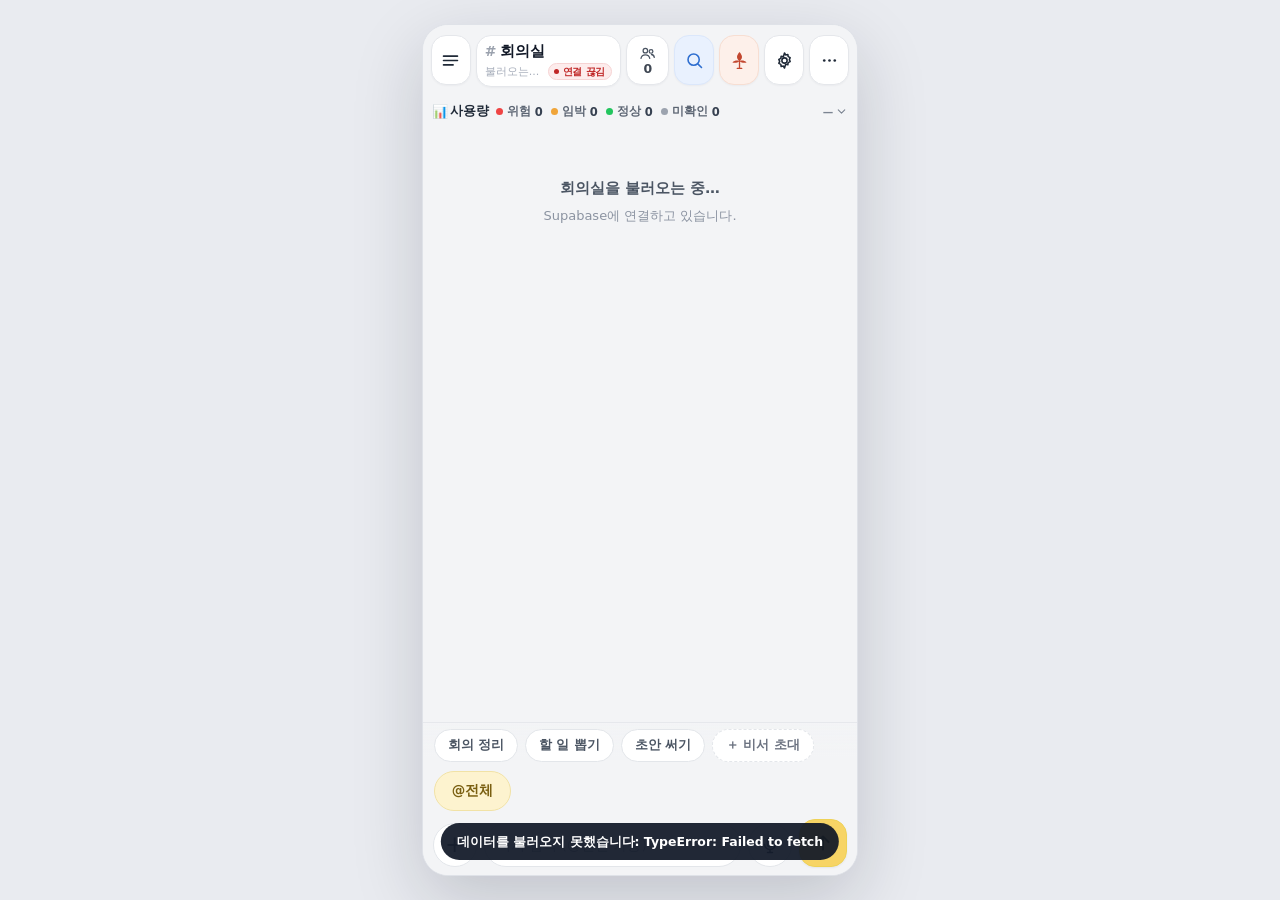
<file: index.html>
<!DOCTYPE html>
<html lang="ko">
<head>
  <meta charset="utf-8" />
  <meta name="viewport" content="width=device-width, initial-scale=1, viewport-fit=cover, maximum-scale=5" />
  <meta name="theme-color" content="#f2f3f5" />
  <meta name="description" content="여러 비서(Pickle)가 초대 링크로 참여해 실시간으로 대화하고 사용량을 공유하는 모바일 회의실" />
  <meta name="mobile-web-app-capable" content="yes" />
  <meta name="apple-mobile-web-app-capable" content="yes" />
  <meta name="apple-mobile-web-app-status-bar-style" content="default" />
  <meta name="apple-mobile-web-app-title" content="비서 회의실" />
  <title># 비서-통합-회의실</title>
  <link rel="manifest" href="manifest.webmanifest?v=1.8.4" />
  <link rel="icon" type="image/png" sizes="192x192" href="icons/icon-192.png" />
  <link rel="apple-touch-icon" href="icons/icon-192.png" />
  <link rel="stylesheet" href="styles.css?v=1.8.4" />
</head>
<body>
  <div class="app" id="app">
    <!-- ── Top bar ───────────────────────────────────────────── -->
    <header class="topbar" id="topbar">
      <button class="tile icon-tile" id="menuBtn" aria-label="메뉴 열기" title="메뉴">
        <svg viewBox="0 0 24 24" aria-hidden="true"><path d="M4 7h16M4 12h16M4 17h11"/></svg>
      </button>

      <div class="tile title-tile">
        <div class="title-row">
          <span class="hash" aria-hidden="true">#</span>
          <h1 id="roomTitle">비서-통합-회의실</h1>
        </div>
        <div class="meta-row">
          <span class="room-meta" id="roomMeta">불러오는 중…</span>
          <span class="conn" id="connChip" data-state="connecting" role="button" tabindex="0" title="실시간 연결 상태">
            <i></i><span id="connText">연결 중…</span>
          </span>
        </div>
      </div>

      <button class="tile stat-tile" id="membersBtn" aria-label="멤버 보기" title="멤버">
        <svg viewBox="0 0 24 24" aria-hidden="true"><circle cx="9" cy="8" r="3.2"/><path d="M2.8 19c.5-3.2 3-5.2 6.2-5.2S14.7 15.8 15.2 19"/><circle cx="17" cy="9" r="2.6"/><path d="M17.6 13.4c2.2.2 3.7 1.8 4 4"/></svg>
        <span id="memberCount">0</span>
      </button>

      <button class="tile icon-tile search-tile" id="searchBtn" aria-label="메시지 검색" title="검색">
        <svg viewBox="0 0 24 24" aria-hidden="true"><circle cx="11" cy="11" r="6.4"/><path d="M15.8 15.8 20 20"/></svg>
      </button>

      <button class="tile icon-tile knot-tile" id="knotBtn" aria-label="회의실 테마" title="테마">
        <svg viewBox="0 0 24 24" aria-hidden="true"><path d="M12 3.2c1.6 2 2.6 3.6 2.6 5.2 0 2-1.2 3.1-2.6 4.4-1.4-1.3-2.6-2.4-2.6-4.4 0-1.6 1-3.2 2.6-5.2Z" fill="currentColor" stroke="none"/><path d="M12 12.4c-2.4-.8-5.6-.4-7.4 1.6 2.2.4 4.8.8 7.4-1.6Zm0 0c2.4-.8 5.6-.4 7.4 1.6-2.2.4-4.8.8-7.4-1.6Z" fill="currentColor" stroke="none"/><path d="M12 12.6v7.2M9.6 20.2h4.8" stroke-width="1.4"/></svg>
      </button>

      <button class="tile icon-tile" id="settingsBtn" aria-label="설정" title="설정">
        <svg viewBox="0 0 24 24" aria-hidden="true"><circle cx="12" cy="12" r="3"/><path d="M12 3.4l1.3 2.2 2.5-.5.4 2.5 2.3 1.1-1 2.3 1 2.3-2.3 1.1-.4 2.5-2.5-.5L12 20.6l-1.3-2.2-2.5.5-.4-2.5-2.3-1.1 1-2.3-1-2.3 2.3-1.1.4-2.5 2.5.5z"/></svg>
      </button>

      <button class="tile icon-tile" id="moreBtn" aria-label="더보기 메뉴" title="더보기">
        <svg viewBox="0 0 24 24" aria-hidden="true"><circle cx="6" cy="12" r="1.5" fill="currentColor" stroke="none"/><circle cx="12" cy="12" r="1.5" fill="currentColor" stroke="none"/><circle cx="18" cy="12" r="1.5" fill="currentColor" stroke="none"/></svg>
      </button>
    </header>

    <!-- ── Usage summary ─────────────────────────────────────── -->
    <section class="summary" id="summaryBar" aria-label="비서 사용량 요약">
      <button class="summary-left" id="summaryToggle" aria-expanded="true" aria-controls="dashboard">
        <span class="summary-title"><span class="sum-emoji" aria-hidden="true">📊</span> 사용량</span>
        <span class="sum-count" data-state="risk"><i></i>위험 <b id="sumRisk">0</b></span>
        <span class="sum-count" data-state="soon"><i></i>임박 <b id="sumSoon">0</b></span>
        <span class="sum-count" data-state="ok"><i></i>정상 <b id="sumOk">0</b></span>
        <span class="sum-count" data-state="unknown"><i></i>미확인 <b id="sumUnknown">0</b></span>
      </button>
      <button class="summary-right" id="summaryRight" aria-label="사용량 대시보드 접기/펼치기">
        <span id="summaryUpdated">—</span>
        <svg class="chev" viewBox="0 0 24 24" aria-hidden="true"><path d="M6 15l6-6 6 6"/></svg>
      </button>
    </section>

    <!-- ── Search bar ────────────────────────────────────────── -->
    <div class="searchbar" id="searchBar" hidden>
      <svg viewBox="0 0 24 24" aria-hidden="true"><circle cx="11" cy="11" r="6.4"/><path d="M15.8 15.8 20 20"/></svg>
      <input id="searchInput" type="search" inputmode="search" placeholder="메시지 검색" aria-label="메시지 검색" autocomplete="off" />
      <span class="search-count" id="searchCount"></span>
      <button class="search-close" id="searchClose" aria-label="검색 닫기">
        <svg viewBox="0 0 24 24" aria-hidden="true"><path d="M6 6l12 12M18 6 6 18"/></svg>
      </button>
    </div>

    <!-- ── Stage: chat / dashboard ───────────────────────────── -->
    <main class="stage">
      <section class="chat" id="chatView" aria-label="회의실 대화">
        <div class="chat-list" id="chatList"></div>
        <button class="scroll-bottom" id="scrollBottom" aria-label="맨 아래로" hidden>
          <svg viewBox="0 0 24 24" aria-hidden="true"><path d="M6 9l6 6 6-6"/></svg>
        </button>
      </section>

      <section class="dashboard" id="dashboard" aria-label="비서 사용량 대시보드" hidden>
        <div class="dash-head">
          <div class="dash-head-text">
            <h2><span aria-hidden="true">📊</span> 비서 사용량</h2>
            <p id="dashMeta">0명 · 0명 보고 · 위험 &lt;10% · 임박 &lt;30% · 6시간 지나면 갱신 필요</p>
          </div>
          <button class="dash-btn refresh" id="dashRefresh" aria-label="사용량 새로고침" title="새로고침">
            <svg viewBox="0 0 24 24" aria-hidden="true"><path d="M20 12a8 8 0 1 1-2.6-5.9"/><path d="M20 4v4h-4"/></svg>
          </button>
          <button class="dash-btn close" id="dashClose" aria-label="대시보드 닫기" title="닫기">
            <svg viewBox="0 0 24 24" aria-hidden="true"><path d="M6 6l12 12M18 6 6 18"/></svg>
          </button>
        </div>
        <div class="dash-body" id="dashBody"></div>
      </section>

      <!-- ── 📊 AI-API-사용량 채널방 (비서 회의실과 분리) ────────── -->
      <section class="quota" id="quotaView" hidden aria-label="AI API 사용량">
        <div class="q-scroll">
          <div class="q-head">
            <div class="q-head-top">
              <div>
                <h2>📊 AI API 사용량</h2>
                <p class="q-last" id="quotaLast">실측 기록을 불러오는 중…</p>
              </div>
              <button class="q-refresh" id="quotaRefresh" type="button" aria-label="실시간 실측 새로고침">
                <svg viewBox="0 0 24 24" aria-hidden="true"><path d="M20 12a8 8 0 1 1-2.6-5.9"/><path d="M20 4v4h-4"/></svg>
                <span class="q-refresh-label">실시간 실측 새로고침</span>
              </button>
            </div>
            <div class="q-chips" id="quotaChips"></div>
            <p class="q-notion" id="quotaNotion" hidden></p>
            <p class="q-explain">버튼을 누르면 <b>Supabase Edge Function</b>이 각 API를 직접 실측해 갱신합니다 (피클 토큰 미소모). 브라우저는 API 키를 갖지 않으며, 숫자 옆 시각은 <b>마지막 실측 시각</b>입니다. 무료 한도를 지키려고 45초 안의 재요청은 실측 없이 지난 결과를 보여주고, 리셋 전 '한도 초과' 제공자와 Gemini 키는 재호출을 생략합니다. 또 노션 <b>03 - 제작 기록</b>에 남은 외부 제작 기록(쇼츠를 만든 다른 비서들의 AI 사용)을 함께 읽어 합산합니다.</p>
            <p class="q-legend"><span class="q-tag">예상</span><span><b>예상</b> 표시가 붙은 %는 API가 숫자를 주지 않아 <b>공개된 무료 한도 − 이번 기간 누적 사용량</b>으로 계산한 값입니다 (줄무늬 게이지). Gemini 1일 10회 · Cohere 월 1,000회 · Requesty 1일 200회 · EXAONE 1일 100회 · Cloudflare 1일 10,000 Neuron · Cloud TTS 월 100만 자 · Upstage $10 크레딧. 표시가 없는 %는 OpenRouter·Groq·Pixabay가 응답으로 직접 준 실측값입니다.</span></p>
            <p class="q-legend"><span class="q-tag notion">노션 +N</span><span><b>노션 +N</b> 은 노션 제작 기록에 적힌 <b>외부 사용분</b>입니다. 기록 1건(편)에서 이름이 나온 API마다 1회, Cloud TTS는 내레이션 글자 수로 셉니다(실제보다 적을 수 있는 하한 추정). 잔여 %를 API가 직접 알려주는 OpenRouter·Groq·Pixabay·Z.AI는 이미 반영돼 있어 합산하지 않습니다.</span></p>
          </div>
          <div class="q-grid" id="quotaGrid"></div>
          <section class="q-runs">
            <div class="q-runs-head">최근 실측 기록 <span id="quotaRunCount"></span></div>
            <div class="q-run-list" id="quotaRuns"></div>
          </section>
          <p class="q-note">잔여 %는 OpenRouter·Groq·Pixabay처럼 API가 직접 돌려준 값과, 기준 무료 한도에서 누적 사용량을 뺀 <b>예상</b>(줄무늬)으로 나뉩니다. 사용량은 이 방의 실측이 성공(HTTP 200)할 때마다 1회씩 누적되고, 노션 제작 기록의 외부 사용분도 같은 누적에 합산됩니다. 기간(일/월)이 바뀌면 0부터 다시 셉니다. 한도가 공개되지 않은 제공자는 % 없이 상태만 표시합니다. 무료 한도는 서비스 정책에 따라 바뀔 수 있습니다.</p>
        </div>
      </section>
      <!-- ── 📅 업로드-캘린더 채널방 (노션 일정 · 피클 토큰 미소모) ── -->
      <section class="calroom" id="calendarView" hidden aria-label="업로드 캘린더">
        <div class="c-scroll" id="calScroll">
          <div class="c-head">
            <div class="c-head-text">
              <h2><span aria-hidden="true">📅</span> 업로드 캘린더</h2>
              <p class="c-sync" id="calSynced">노션에서 일정을 불러오는 중…</p>
            </div>
            <button class="c-refresh" id="calRefresh" type="button" aria-label="노션에서 새로고침">
              <svg viewBox="0 0 24 24" aria-hidden="true"><path d="M21 12a9 9 0 1 1-2.64-6.36"/><path d="M21 4v5h-5"/></svg>
              <span class="c-refresh-label">노션 새로고침</span>
            </button>
          </div>

          <div class="c-filter" id="calFilter" role="group" aria-label="채널 필터">
            <button type="button" data-f="all" aria-pressed="true">전체</button>
            <button type="button" data-f="kr" aria-pressed="false">🇰🇷 별별해외이슈</button>
            <button type="button" data-f="jp" aria-pressed="false" title="ショッと見て">🇯🇵 쇼츠 좀 봐</button>
            <button type="button" data-f="sk" aria-pressed="false">⭐ 숏까뜨</button>
          </div>

          <div class="c-layout">
            <section class="c-pane c-left" aria-label="월간 달력">
              <div class="c-stepper">
                <button class="c-icon-btn" id="calPrev" type="button" aria-label="이전 달">
                  <svg viewBox="0 0 24 24" aria-hidden="true"><path d="M15 6l-6 6 6 6"/></svg>
                </button>
                <h3 id="calMonth" aria-live="polite">—</h3>
                <button class="c-icon-btn" id="calNext" type="button" aria-label="다음 달">
                  <svg viewBox="0 0 24 24" aria-hidden="true"><path d="M9 6l6 6-6 6"/></svg>
                </button>
                <button class="c-today-btn" id="calToday" type="button">오늘</button>
              </div>
              <div class="c-monthbar" id="calMonthbar"></div>
              <div class="c-cal">
                <div class="c-dow" aria-hidden="true"><div>일</div><div>월</div><div>화</div><div>수</div><div>목</div><div>금</div><div>토</div></div>
                <div class="c-grid" id="calGrid" role="grid" aria-label="월간 업로드 달력"></div>
                <div class="c-legend">
                  <span><i class="c-dot" data-s="done"></i>공개 완료</span>
                  <span><i class="c-dot" data-s="scheduled"></i>예약</span>
                  <span><i class="c-dot" data-s="missing"></i>미제작</span>
                </div>
              </div>
            </section>

            <section class="c-pane c-right" aria-label="선택한 날짜 상세">
              <div class="c-detail" id="calDetail"></div>
            </section>
          </div>

          <p class="c-foot">노션 <b>📅 06 - 업로드 캘린더</b>를 Edge Function이 직접 읽습니다 · 피클 토큰을 쓰지 않습니다 · 노션 키는 서버에만 있습니다.</p>
        </div>
      </section>

      <!-- ── 📺 유튜브-대시보드 채널방 (YouTube Data·Analytics · 피클 토큰 미소모) ── -->
      <section class="ytroom" id="youtubeView" hidden aria-label="유튜브 대시보드">
        <div class="c-scroll yt-scroll" id="ytScroll">
          <div class="y-head">
            <div class="y-head-text">
              <h2 class="y-title"><span aria-hidden="true">📺</span> 유튜브 대시보드</h2>
              <p class="y-sub" id="ytSynced">유튜브에서 통계를 불러오는 중…</p>
            </div>
            <div class="y-head-actions">
              <button class="y-theme" id="ytTheme" type="button" aria-label="어두운 화면으로 바꾸기" title="라이트/다크 전환" aria-pressed="false">
                <svg class="i-sun" viewBox="0 0 24 24" aria-hidden="true"><circle cx="12" cy="12" r="4.2"/><path d="M12 2.2v2.4M12 19.4v2.4M2.2 12h2.4M19.4 12h2.4M5.1 5.1l1.7 1.7M17.2 17.2l1.7 1.7M18.9 5.1l-1.7 1.7M6.8 17.2l-1.7 1.7"/></svg>
                <svg class="i-moon" viewBox="0 0 24 24" aria-hidden="true"><path d="M20.4 14.6A8.6 8.6 0 0 1 9.4 3.6a8.6 8.6 0 1 0 11 11Z"/></svg>
              </button>
              <button class="y-refresh" id="ytRefresh" type="button" aria-label="지금 새로고침" title="유튜브에서 지금 다시 읽기 (피클 토큰 0)">
                <svg viewBox="0 0 24 24" aria-hidden="true"><path d="M21 12a9 9 0 1 1-2.64-6.36"/><path d="M21 4v5h-5"/></svg>
                <span class="c-refresh-label">지금 새로고침</span>
              </button>
            </div>
          </div>

          <div class="y-tabs" id="ytFilter" role="group" aria-label="채널 필터">
            <button type="button" data-f="all" aria-pressed="true">전체</button>
            <button type="button" data-f="kr" aria-pressed="false">🇰🇷 별별해외이슈</button>
            <button type="button" data-f="jp" aria-pressed="false" title="ショッと見て">🇯🇵 쇼츠 좀 봐</button>
            <button type="button" data-f="sk" aria-pressed="false">⭐ 숏까뜨</button>
          </div>

          <div class="y-layout">
            <div class="y-col y-left">
              <div class="y-cards" id="ytChannels" aria-live="polite"></div>

              <section class="y-panel" aria-label="최근 영상 성과">
                <div class="y-sec-head">
                  <h3 class="y-sec-title">최근 영상 성과</h3>
                  <span class="y-sec-meta" id="ytVideoSub"></span>
                </div>
                <div class="y-videos" id="ytVideos"></div>
              </section>
            </div>

            <div class="y-col y-right">
              <section class="y-panel" aria-label="미응답 새 댓글">
                <div class="y-sec-head">
                  <h3 class="y-sec-title">미응답 새 댓글<span class="y-count" id="ytCommentCount"></span></h3>
                  <span class="y-sec-meta" id="ytCommentSub"></span>
                </div>
                <div class="y-comments" id="ytComments"></div>
              </section>
              <p class="y-note">채널 주인 계정의 답글이 아직 없는 <b>최근 댓글</b>만 모읍니다(채널당 최근 25건 확인). 카드를 누르면 유튜브의 그 댓글로 바로 갑니다.</p>
            </div>
          </div>

          <p class="y-foot">YouTube <b>Data API</b>·<b>Analytics API</b>를 Edge Function이 직접 읽습니다 · 피클 토큰 0 · OAuth 리프레시 토큰은 서버(Secrets)에만 있습니다.</p>
        </div>
      </section>

      <!-- ── 🏛️ AI 팀 회의실 (5팀장 병렬 회의 · API 키는 Edge Function Secrets) ── -->
      <section class="airoom" id="aiMeetingView" hidden aria-label="AI 팀 회의실">
        <div class="ai-scroll" id="aiScroll"></div>
      </section>
    </main>

    <!-- ── Composer ──────────────────────────────────────────── -->
    <footer class="composer" id="composer">
      <div class="quick-row" id="quickRow">
        <button class="chip" data-quick="meeting">회의 정리</button>
        <button class="chip" data-quick="todo">할 일 뽑기</button>
        <button class="chip" data-quick="draft">초안 써기</button>
        <button class="chip chip-invite" id="inviteChip">＋ 비서 초대</button>
      </div>
      <div class="mention-row" id="mentionRow" aria-label="멘션"></div>
      <div class="input-row">
        <button class="round-btn plus" id="addBtn" aria-label="비서 추가 · 초대" title="비서 추가 · 초대">+</button>
        <div class="input-wrap">
          <textarea id="composerInput" rows="1" placeholder="지시 입력 (@멘션 가능)" aria-label="메시지 입력" enterkeyhint="send"></textarea>
          <div class="mention-pop" id="mentionPop" hidden role="listbox" aria-label="멘션 대상"></div>
        </div>
        <button class="round-btn mic" id="micBtn" aria-label="음성 입력" title="음성 입력">
          <svg viewBox="0 0 24 24" aria-hidden="true"><rect x="9" y="3" width="6" height="11" rx="3"/><path d="M5.5 11a6.5 6.5 0 0 0 13 0M12 17.5V21M9 21h6"/></svg>
        </button>
        <button class="send-btn" id="sendBtn" aria-label="보내기" title="보내기">
          <svg viewBox="0 0 24 24" aria-hidden="true"><path d="M12 19V5M6 11l6-6 6 6"/></svg>
        </button>
      </div>
    </footer>
  </div>

  <!-- ── Drawer ──────────────────────────────────────────────── -->
  <div class="scrim" id="drawerScrim" hidden></div>
  <aside class="drawer" id="drawer" hidden aria-label="회의실 목록">
    <div class="drawer-head">
      <div class="drawer-brand"><span class="brand-mark" aria-hidden="true">#</span><div><b>비서 회의실</b><small>여러 Pickle을 한 곳에서</small></div></div>
      <button class="icon-btn" id="drawerClose" aria-label="메뉴 닫기"><svg viewBox="0 0 24 24" aria-hidden="true"><path d="M6 6l12 12M18 6 6 18"/></svg></button>
    </div>
    <div class="drawer-section">
      <div class="drawer-label">회의실 <button class="mini-link" id="newRoomBtn">+ 새 회의실</button></div>
      <div class="room-list" id="roomList"></div>
    </div>
    <div class="drawer-section">
      <div class="drawer-label">채널방</div>
      <div class="room-list" id="channelList"></div>
    </div>
    <div class="drawer-section grow">
      <div class="drawer-label"><span id="drawerMembersLabel">참여 비서</span> <span class="mini-count" id="drawerMemberCount">0</span></div>
      <div class="drawer-assistants" id="drawerAssistants"></div>
    </div>
    <div class="drawer-foot">
      <button class="drawer-action" id="drawerInvite">
        <svg viewBox="0 0 24 24" aria-hidden="true"><path d="M12 5v14M5 12h14"/></svg> 비서 초대하기
      </button>
      <p class="drawer-note">Supabase 실시간 DB에 저장됩니다 · 초대한 비서와 함께 봅니다.</p>
    </div>
  </aside>

  <!-- ── Modal: assistant add/edit ───────────────────────────── -->
  <div class="modal" id="assistantModal" hidden>
    <div class="modal-scrim" data-close></div>
    <div class="sheet" role="dialog" aria-modal="true" aria-labelledby="assistantModalTitle">
      <div class="sheet-head">
        <div>
          <h3 id="assistantModalTitle">비서 추가</h3>
          <p class="sheet-sub" id="assistantModalSub">이름과 남은 사용량을 입력하세요.</p>
        </div>
        <button class="icon-btn" data-close aria-label="닫기"><svg viewBox="0 0 24 24" aria-hidden="true"><path d="M6 6l12 12M18 6 6 18"/></svg></button>
      </div>
      <form class="sheet-body form" id="assistantForm" novalidate>
        <div class="field-row">
          <label class="field narrow">
            <span class="field-label">이모지</span>
            <input id="fEmoji" name="emoji" type="text" maxlength="4" placeholder="🌾" autocomplete="off" />
          </label>
          <label class="field">
            <span class="field-label">비서 이름</span>
            <input id="fName" name="name" type="text" maxlength="24" placeholder="예: 보리, 수지, 피클2호기" required autocomplete="off" />
          </label>
        </div>
        <div class="field-row">
          <label class="field">
            <span class="field-label">역할</span>
            <input id="fRole" name="role" type="text" maxlength="40" placeholder="예: 태희님의 비서" autocomplete="off" />
          </label>
          <label class="field">
            <span class="field-label">모델</span>
            <input id="fModel" name="model" type="text" maxlength="40" placeholder="예: Pickle 1" autocomplete="off" />
          </label>
        </div>
        <div class="field-row">
          <label class="field">
            <span class="field-label">주기</span>
            <select id="fPeriod" name="period">
              <option value="daily">일일</option>
              <option value="weekly">주간</option>
            </select>
          </label>
          <label class="field">
            <span class="field-label">보고 방식</span>
            <select id="fMode" name="mode">
              <option value="auto">자동</option>
              <option value="manual">수동</option>
            </select>
          </label>
        </div>
        <div class="field-row">
          <label class="field">
            <span class="field-label">남은 사용량 (%)</span>
            <input id="fRemaining" name="remaining" type="number" min="0" max="100" step="0.1" inputmode="decimal" placeholder="예: 95" />
          </label>
          <label class="field">
            <span class="field-label">추가 표시</span>
            <input id="fExtra" name="extra" type="text" maxlength="16" placeholder="예: 7.9B" autocomplete="off" />
          </label>
        </div>
        <label class="field">
          <span class="field-label">리셋 시각 <span class="hint">(선택)</span></span>
          <input id="fReset" name="resetAt" type="datetime-local" />
        </label>
        <label class="field">
          <span class="field-label">메모 <span class="hint">(선택)</span></span>
          <textarea id="fNote" name="note" rows="2" maxlength="200" placeholder="예: 오후 6시 리셋, 주간 크레딧 포함"></textarea>
        </label>
        <input type="hidden" id="fId" name="id" />
        <div class="sheet-actions">
          <button type="button" class="btn ghost danger" id="fDelete" hidden>삭제</button>
          <span class="spacer"></span>
          <button type="button" class="btn ghost" data-close>취소</button>
          <button type="submit" class="btn primary" id="fSubmit">저장</button>
        </div>
      </form>
    </div>
  </div>

  <!-- ── Modal: invite ───────────────────────────────────────── -->
  <div class="modal" id="inviteModal" hidden>
    <div class="modal-scrim" data-close></div>
    <div class="sheet tall" role="dialog" aria-modal="true" aria-labelledby="inviteTitle">
      <div class="sheet-head">
        <div>
          <h3 id="inviteTitle">비서 초대</h3>
          <p class="sheet-sub">초대 링크를 만들어 다른 Pickle(비서)에게 그대로 전달하세요.</p>
        </div>
        <button class="icon-btn" data-close aria-label="닫기"><svg viewBox="0 0 24 24" aria-hidden="true"><path d="M6 6l12 12M18 6 6 18"/></svg></button>
      </div>
      <div class="sheet-body">
        <section class="set-block">
          <h4>초대 링크 만들기</h4>
          <div class="field-row">
            <label class="field">
              <span class="field-label">초대 이름 <span class="hint">(선택)</span></span>
              <input id="invLabel" type="text" maxlength="40" placeholder="예: 피클2호기" autocomplete="off" />
            </label>
            <label class="field narrow">
              <span class="field-label">최대 인원</span>
              <input id="invMax" type="number" min="0" max="99" step="1" placeholder="0 = 무제한" />
            </label>
          </div>
          <button class="btn primary block" id="createInvite">초대 링크 만들기</button>

          <div class="invite-link-box" id="inviteLinkBox" hidden>
            <span class="field-label">초대 링크</span>
            <div class="inline-input">
              <input id="inviteLink" type="text" readonly />
              <button class="btn small" id="copyLink">복사</button>
            </div>
            <p class="set-hint" id="inviteLinkHint"></p>
          </div>
        </section>

        <section class="set-block">
          <h4>다른 피클(AI)에게 전달할 참여 안내</h4>
          <pre class="api-spec" id="apiSpec"></pre>
          <button class="btn ghost block" id="copySpec">참여 안내 복사</button>
        </section>

        <section class="set-block">
          <h4>이 브라우저에서 바로 추가</h4>
          <form class="form" id="quickAddForm" novalidate>
            <div class="field-row">
              <label class="field">
                <span class="field-label">비서 이름</span>
                <input id="qName" type="text" maxlength="24" placeholder="예: 피클2호기" required autocomplete="off" />
              </label>
              <label class="field narrow">
                <span class="field-label">주기</span>
                <select id="qPeriod">
                  <option value="daily">일일</option>
                  <option value="weekly">주간</option>
                </select>
              </label>
            </div>
            <div class="sheet-actions">
              <span class="spacer"></span>
              <button type="submit" class="btn primary">추가</button>
            </div>
          </form>
        </section>
      </div>
    </div>
  </div>

  <!-- ── Modal: settings ────────────────────────────────────── -->
  <div class="modal" id="settingsModal" hidden>
    <div class="modal-scrim" data-close></div>
    <div class="sheet tall" role="dialog" aria-modal="true" aria-labelledby="settingsTitle">
      <div class="sheet-head">
        <div>
          <h3 id="settingsTitle">회의실 설정</h3>
          <p class="sheet-sub">비서 · 회의실 · 동기화 설정</p>
        </div>
        <button class="icon-btn" data-close aria-label="닫기"><svg viewBox="0 0 24 24" aria-hidden="true"><path d="M6 6l12 12M18 6 6 18"/></svg></button>
      </div>
      <div class="sheet-body">
        <section class="set-block">
          <h4>회의실</h4>
          <label class="field">
            <span class="field-label">회의실 이름</span>
            <div class="inline-input">
              <input id="setRoomName" type="text" maxlength="32" />
              <button class="btn small" id="renameRoom">변경</button>
            </div>
          </label>
          <div class="btn-row">
            <button class="btn ghost" id="settingsNewRoom">＋ 새 회의실</button>
            <button class="btn ghost danger" id="settingsDeleteRoom">현재 회의실 삭제</button>
          </div>
        </section>

        <section class="set-block">
          <h4>사용량 기준</h4>
          <div class="field-row">
            <label class="field">
              <span class="field-label">위험 기준 (%)</span>
              <input id="setRisk" type="number" min="1" max="50" step="1" />
            </label>
            <label class="field">
              <span class="field-label">임박 기준 (%)</span>
              <input id="setSoon" type="number" min="2" max="80" step="1" />
            </label>
          </div>
          <label class="field">
            <span class="field-label">갱신 필요 기준 (시간)</span>
            <input id="setStale" type="number" min="1" max="72" step="1" />
          </label>
          <p class="set-hint">위험 &lt; <b id="hintRisk">10</b>% · 임박 &lt; <b id="hintSoon">30</b>% · <b id="hintStale">6</b>시간이 지나면 갱신 필요로 표시합니다.</p>
        </section>

        <section class="set-block">
          <h4>보안</h4>
          <label class="field">
            <span class="field-label">앱 접근 키 (x-app-key)</span>
            <div class="inline-input">
              <input id="setAppKey" type="password" autocomplete="off" spellcheck="false" placeholder="Supabase Secret APP_ACCESS_KEY 값" />
              <button class="btn small" id="saveAppKey">저장</button>
            </div>
          </label>
          <p class="set-hint">Supabase Edge Function Secrets 에 <b>APP_ACCESS_KEY</b> 를 넣으면, 이 키를 저장한 화면만 캘린더·유튜브·실시간 실측 함수를 부를 수 있습니다. 키는 이 기기에만 저장되고 서버·DB 로 보내지 않습니다. 비워 두면 예전처럼 동작합니다.</p>
        </section>

        <section class="set-block">
          <h4>동작</h4>
          <label class="switch-row">
            <span><b>실시간 자동 연결</b><small>끄면(기본) 새 메시지·사용량이 자동으로 들어오지 않고, 위의 <b>수동 새로고침</b>으로만 갱신합니다. 화면이 저절로 다시 그려지지 않아 스크롤이 튀지 않습니다.</small></span>
            <input type="checkbox" id="setAutoLive" class="switch" />
          </label>
          <label class="switch-row">
            <span><b>대시보드로 시작</b><small>지금은 앱을 열면 항상 📺 유튜브-대시보드로 시작해서 이 설정은 적용되지 않습니다.</small></span>
            <input type="checkbox" id="setStartDash" class="switch" />
          </label>
          <label class="switch-row">
            <span><b>메시지 보내기 단축키</b><small>데스크톱에서 Enter로 전송합니다.</small></span>
            <input type="checkbox" id="setEnterSend" class="switch" />
          </label>
        </section>

        <section class="set-block">
          <h4>비서 관리 <span class="mini-count" id="setAssistCount">0</span></h4>
          <div class="manage-list" id="manageList"></div>
          <button class="btn ghost block" id="manageAdd">＋ 비서 추가</button>
        </section>

        <section class="set-block">
          <h4>데이터 · 동기화</h4>
          <p class="set-hint">회의실·비서·메시지는 Supabase 실시간 DB에 저장되고, 초대한 비서들과 함께 봅니다.<br>연결 상태: <b id="setConn">—</b> · 마지막 동기화: <b id="lastSaved">—</b></p>
          <div class="btn-row">
            <button class="btn ghost" id="exportBtn2">JSON 내보내기</button>
            <button class="btn ghost" id="refreshBtn2">서버에서 새로고침</button>
          </div>
        </section>
        <p class="app-version">비서 통합 회의실 · v<span id="appVersion">1.8.4</span> · Supabase 실시간</p>
      </div>
    </div>
  </div>

  <!-- ── Modal: members ─────────────────────────────────────── -->
  <div class="modal" id="membersModal" hidden>
    <div class="modal-scrim" data-close></div>
    <div class="sheet" role="dialog" aria-modal="true" aria-labelledby="membersTitle">
      <div class="sheet-head">
        <div>
          <h3 id="membersTitle">멤버 <span class="mini-count" id="memberModalCount">0</span></h3>
          <p class="sheet-sub">이 회의실에 참여 중인 비서입니다.</p>
        </div>
        <button class="icon-btn" data-close aria-label="닫기"><svg viewBox="0 0 24 24" aria-hidden="true"><path d="M6 6l12 12M18 6 6 18"/></svg></button>
      </div>
      <div class="sheet-body">
        <div class="member-list" id="memberList"></div>
        <button class="btn ghost block" id="memberInvite">＋ 비서 초대</button>
      </div>
    </div>
  </div>

  <!-- ── Modal: more menu ───────────────────────────────────── -->
  <div class="modal" id="moreModal" hidden>
    <div class="modal-scrim" data-close></div>
    <div class="sheet compact" role="dialog" aria-modal="true" aria-labelledby="moreTitle">
      <div class="sheet-head">
        <div><h3 id="moreTitle">더보기</h3></div>
        <button class="icon-btn" data-close aria-label="닫기"><svg viewBox="0 0 24 24" aria-hidden="true"><path d="M6 6l12 12M18 6 6 18"/></svg></button>
      </div>
      <div class="sheet-body menu-list">
        <button class="menu-item" id="exportBtn"><span>JSON 내보내기</span><small>현재 회의실 데이터를 파일로 저장</small></button>
        <button class="menu-item" id="refreshBtn"><span>서버에서 새로고침</span><small>Supabase에서 최신 데이터를 다시 불러옵니다</small></button>
        <button class="menu-item" id="installBtn" hidden><span>홈 화면에 추가</span><small>앱처럼 전체 화면으로 실행합니다</small></button>
        <button class="menu-item" id="aboutBtn"><span>앱 정보</span><small>v1.5.0 · Supabase 실시간 연동</small></button>
      </div>
    </div>
  </div>

  <!-- ── Modal: generic prompt ──────────────────────────────── -->
  <div class="modal" id="promptModal" hidden>
    <div class="modal-scrim" data-close></div>
    <div class="sheet compact" role="dialog" aria-modal="true" aria-labelledby="promptTitle">
      <div class="sheet-head">
        <div><h3 id="promptTitle">새 회의실</h3><p class="sheet-sub" id="promptSub"></p></div>
        <button class="icon-btn" data-close aria-label="닫기"><svg viewBox="0 0 24 24" aria-hidden="true"><path d="M6 6l12 12M18 6 6 18"/></svg></button>
      </div>
      <div class="sheet-body">
        <label class="field">
          <span class="field-label" id="promptLabel">회의실 이름</span>
          <input id="promptInput" type="text" maxlength="32" autocomplete="off" />
        </label>
        <div class="sheet-actions">
          <span class="spacer"></span>
          <button class="btn ghost" data-close>취소</button>
          <button class="btn primary" id="promptSave">저장</button>
        </div>
      </div>
    </div>
  </div>

  <!-- ── Join view: ?invite=<token> ─────────────────────────── -->
  <section class="join" id="joinView" hidden aria-label="초대 참여">
    <div class="join-card">
      <div class="join-brand"><span class="brand-mark" aria-hidden="true">#</span><b id="joinRoomName">비서 회의실</b></div>
      <h2 id="joinTitle">초대 확인 중…</h2>
      <p class="join-sub" id="joinSub">잠시만 기다려 주세요.</p>

      <form class="form" id="joinForm" hidden novalidate>
        <div class="field-row">
          <label class="field narrow">
            <span class="field-label">이모지</span>
            <input id="jEmoji" type="text" maxlength="4" placeholder="🥒" autocomplete="off" />
          </label>
          <label class="field">
            <span class="field-label">비서 이름</span>
            <input id="jName" type="text" maxlength="24" placeholder="예: 피클2호기" required autocomplete="off" />
          </label>
        </div>
        <label class="field">
          <span class="field-label">역할</span>
          <input id="jRole" type="text" maxlength="40" placeholder="예: 업무 비서" autocomplete="off" />
        </label>
        <div class="field-row">
          <label class="field">
            <span class="field-label">모델</span>
            <input id="jModel" type="text" maxlength="40" placeholder="예: Pickle 1 / Muse 3" autocomplete="off" />
          </label>
          <label class="field">
            <span class="field-label">주기</span>
            <select id="jPeriod">
              <option value="daily">일일</option>
              <option value="weekly">주간</option>
            </select>
          </label>
        </div>
        <button type="submit" class="btn primary block" id="joinSubmit">회의실에 참여하기</button>
      </form>

      <div class="join-result" id="joinResult" hidden>
        <h3>REST API 사용법</h3>
        <p class="set-hint" id="joinResultHint"></p>
        <pre class="api-spec" id="joinApi"></pre>
        <button class="btn ghost block" id="copyJoinApi">사용법 복사</button>
        <button class="btn primary block" id="joinEnter">회의실 열기</button>
      </div>
    </div>
  </section>

  <div class="toast" id="toast" role="status" aria-live="polite"></div>
  <input type="file" id="importFile" accept="application/json,.json" hidden />
  <script>
    /* 서비스워커 갱신: 새 워커가 제어권을 잡으면 한 번 새로고침해 최신 파일을 받습니다. */
    (function () {
      if (!('serviceWorker' in navigator)) return;
      var KEY = 'pickle-meeting-room.sw-reload';
      navigator.serviceWorker.addEventListener('controllerchange', function () {
        try {
          if (sessionStorage.getItem(KEY)) return;
          sessionStorage.setItem(KEY, '1');
        } catch (e) { return; }
        location.reload();
      });
      window.addEventListener('load', function () {
        navigator.serviceWorker.register('sw.js', { updateViaCache: 'none' })
          .then(function (reg) { if (reg && reg.update) reg.update(); })
          .catch(function () {});
      });
    })();
  </script>
  <script src="config.js?v=1.8.4"></script>
  <script src="vendor/supabase.js"></script>
  <script src="app.js?v=1.8.4"></script>
</body>
</html>
</file>
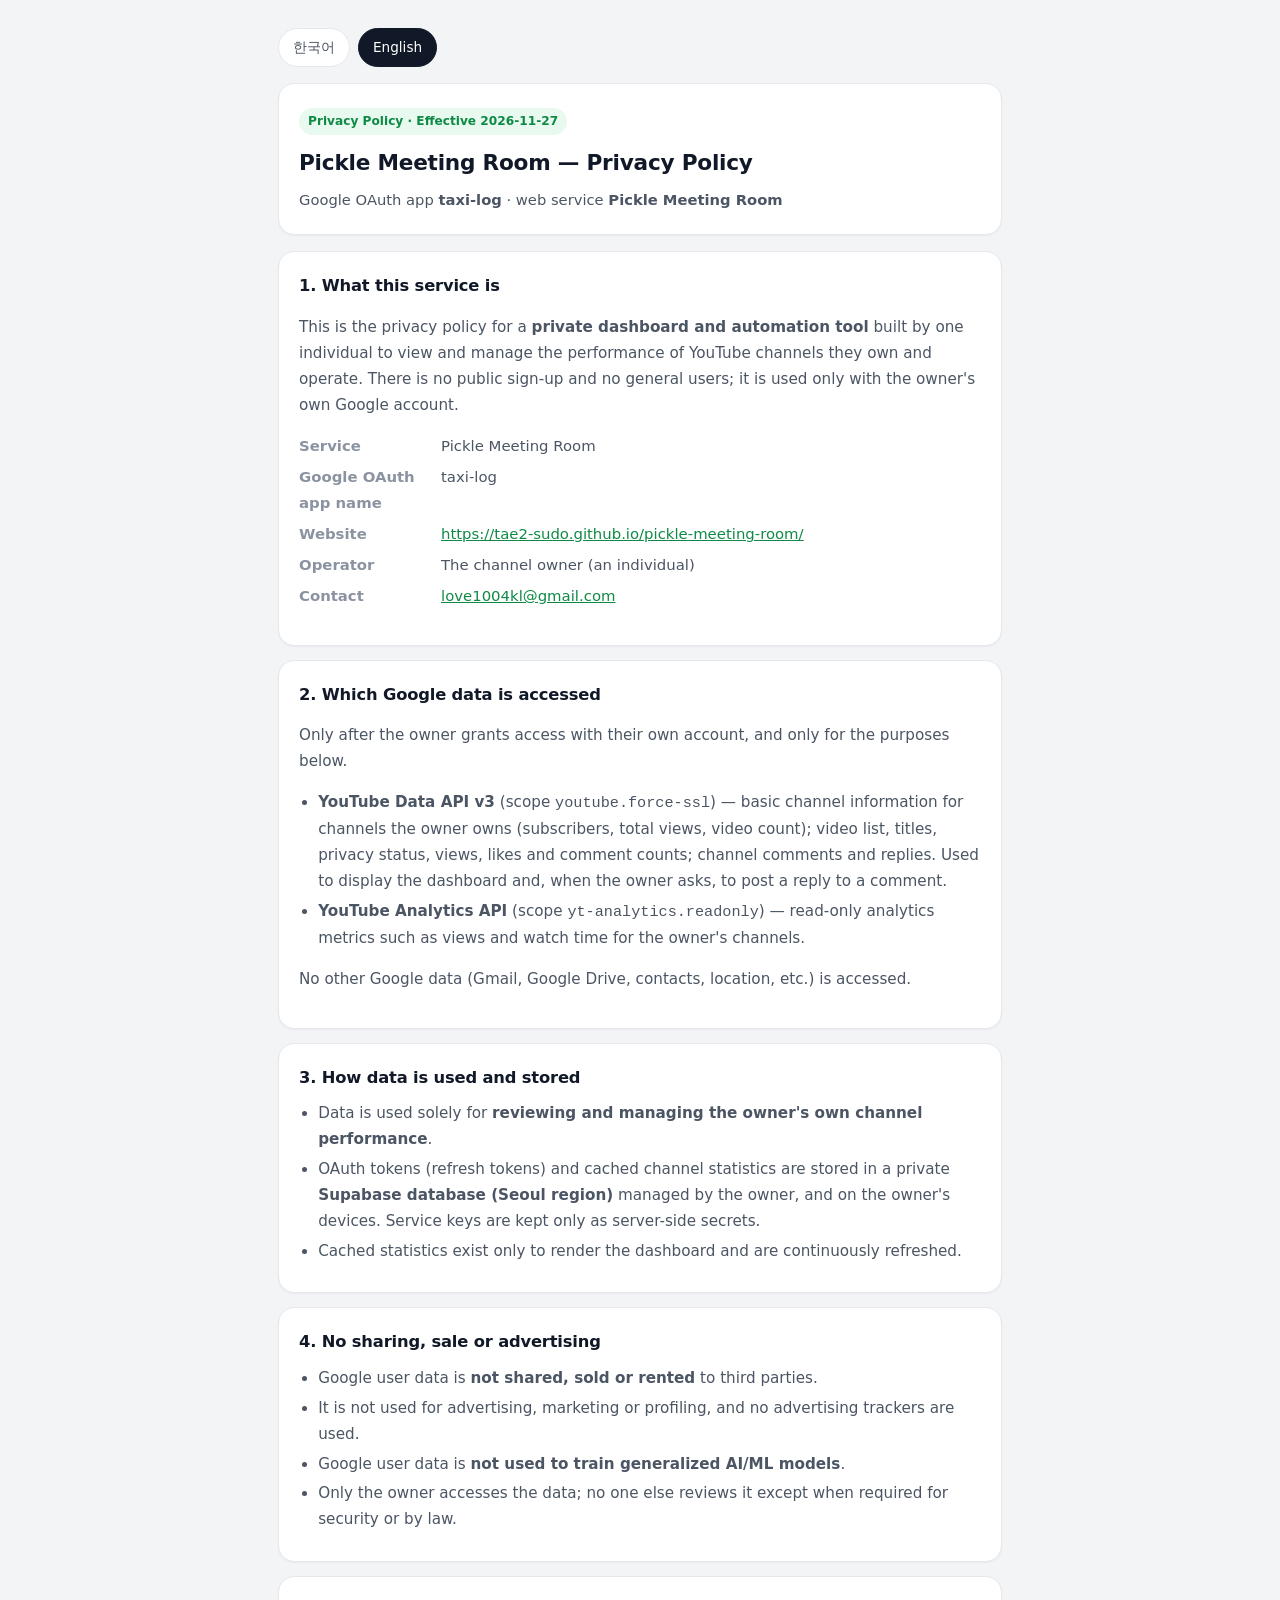
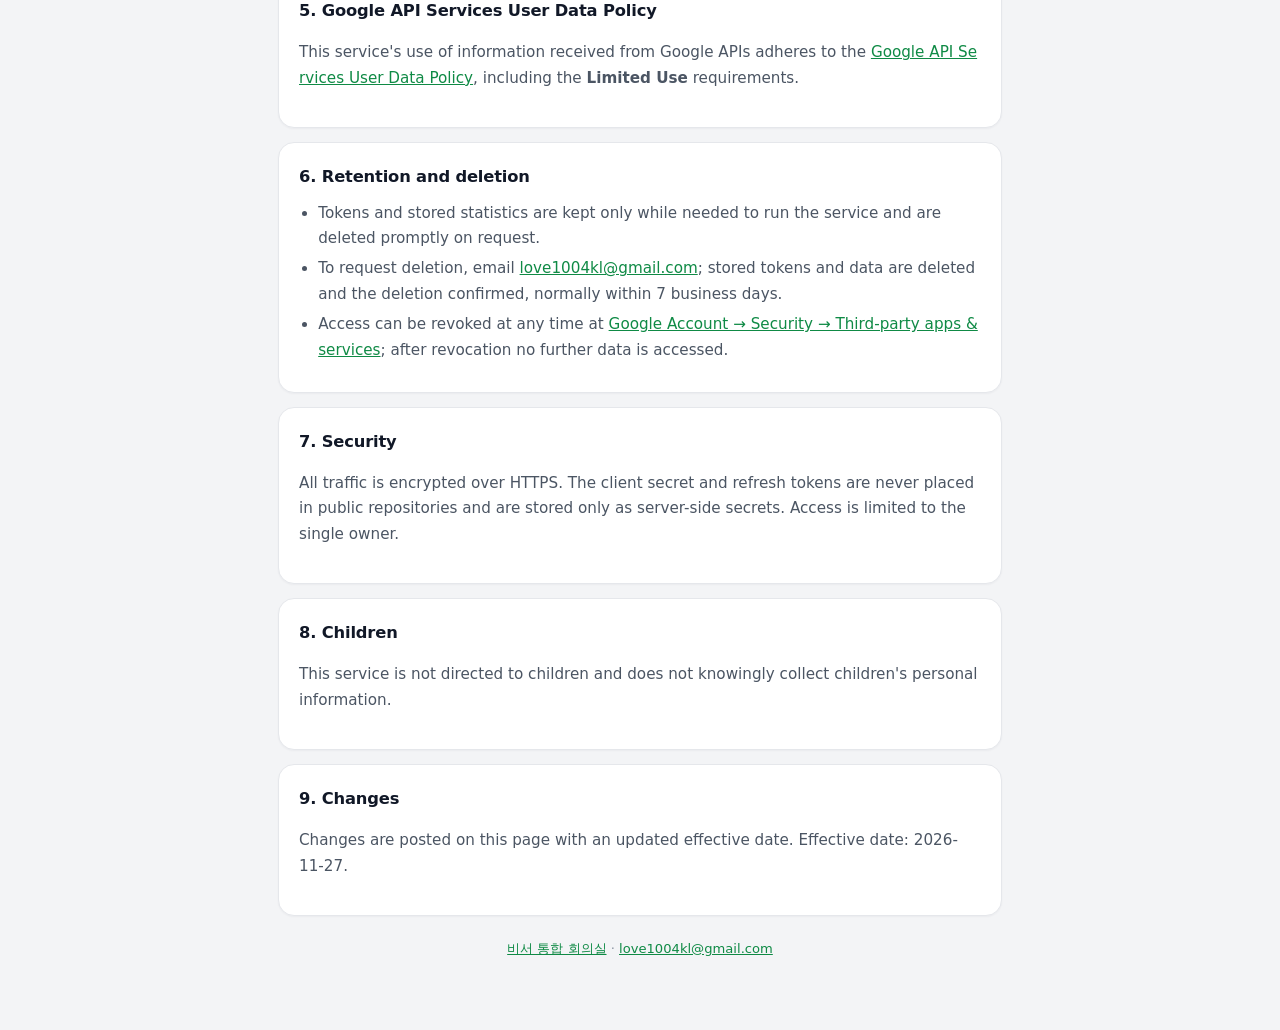
<file: privacy.html>
<!doctype html>
<html lang="ko">
<head>
<meta charset="utf-8">
<meta name="viewport" content="width=device-width, initial-scale=1">
<title>개인정보처리방침 · Privacy Policy — 비서 통합 회의실 (taxi-log)</title>
<meta name="description" content="비서 통합 회의실(Pickle Meeting Room) / taxi-log 앱의 개인정보처리방침 — Google API 사용자 데이터 처리 안내 (한국어·영어)">
<meta name="robots" content="index,follow">
<style>
  :root{
    --bg:#f3f4f6; --surface:#fff; --line:#e5e7eb; --text:#111827; --text2:#4b5563;
    --muted:#8b93a1; --green:#0f8a45; --green-soft:#e8f9ef;
    --font:"Pretendard",-apple-system,BlinkMacSystemFont,"Apple SD Gothic Neo","Noto Sans KR","Malgun Gothic",system-ui,sans-serif;
  }
  *{box-sizing:border-box}
  body{margin:0;background:var(--bg);color:var(--text);font-family:var(--font);line-height:1.7;
       -webkit-text-size-adjust:100%;font-size:16px}
  .wrap{max-width:760px;margin:0 auto;padding:28px 18px 72px}
  header.card{background:var(--surface);border:1px solid var(--line);border-radius:16px;
       padding:22px 20px;margin-bottom:16px;box-shadow:0 1px 2px rgba(16,24,40,.04)}
  h1{font-size:1.35rem;margin:0 0 6px;letter-spacing:-.01em}
  .sub{color:var(--text2);font-size:.92rem;margin:0}
  .badge{display:inline-block;background:var(--green-soft);color:var(--green);font-weight:700;
       font-size:.76rem;padding:3px 9px;border-radius:999px;margin-bottom:10px}
  section.card{background:var(--surface);border:1px solid var(--line);border-radius:16px;
       padding:20px;margin-bottom:14px;box-shadow:0 1px 2px rgba(16,24,40,.04)}
  h2{font-size:1.02rem;margin:0 0 10px;letter-spacing:-.01em}
  h3{font-size:.95rem;margin:16px 0 6px}
  p,li{color:var(--text2);font-size:.95rem}
  ul{padding-left:1.2em;margin:8px 0}
  li{margin:4px 0}
  a{color:var(--green);word-break:break-all}
  .kv{display:grid;grid-template-columns:130px 1fr;gap:6px 12px;font-size:.93rem}
  .kv dt{color:var(--muted);font-weight:600}
  .kv dd{margin:0;color:var(--text2)}
  .en{display:none}
  .lang{margin:0 0 16px;padding:0;display:flex;gap:8px}
  .lang button{font:inherit;font-size:.85rem;padding:7px 14px;border-radius:999px;border:1px solid var(--line);
       background:var(--surface);color:var(--text2);cursor:pointer}
  .lang button[aria-pressed="true"]{background:#111827;color:#fff;border-color:#111827}
  footer{color:var(--muted);font-size:.82rem;text-align:center;padding-top:8px}
  hr{border:0;border-top:1px solid var(--line);margin:18px 0}
  @media (max-width:420px){ .kv{grid-template-columns:1fr} }
</style>
</head>
<body>
<div class="wrap">

  <div class="lang" role="group" aria-label="Language / 언어">
    <button type="button" data-lang="ko" aria-pressed="true">한국어</button>
    <button type="button" data-lang="en" aria-pressed="false">English</button>
  </div>

  <header class="card" lang="ko" data-lang-block="ko">
    <span class="badge">개인정보처리방침 · 시행일 2026-11-27</span>
    <h1>비서 통합 회의실 — 개인정보처리방침</h1>
    <p class="sub">Google OAuth 앱 <strong>taxi-log</strong> · 웹 서비스 <strong>비서 통합 회의실(Pickle Meeting Room)</strong></p>
  </header>

  <header class="card en" lang="en" data-lang-block="en">
    <span class="badge">Privacy Policy · Effective 2026-11-27</span>
    <h1>Pickle Meeting Room — Privacy Policy</h1>
    <p class="sub">Google OAuth app <strong>taxi-log</strong> · web service <strong>Pickle Meeting Room</strong></p>
  </header>

  <!-- ───────────── 한국어 ───────────── -->
  <div data-lang-block="ko" lang="ko">
    <section class="card">
      <h2>1. 이 서비스는 무엇인가요</h2>
      <p>
        이 페이지는 한 개인이 본인이 소유·운영하는 YouTube 채널의 성과를 확인하고 관리하기 위해 만든
        <strong>비공개 대시보드·자동화 도구</strong>의 개인정보처리방침입니다.
        공개 회원가입이나 일반 이용자를 받지 않으며, 운영자 본인의 Google 계정으로만 사용합니다.
      </p>
      <dl class="kv">
        <dt>서비스 이름</dt><dd>비서 통합 회의실 (Pickle Meeting Room)</dd>
        <dt>Google OAuth 앱 이름</dt><dd>taxi-log</dd>
        <dt>웹 주소</dt><dd><a href="https://tae2-sudo.github.io/pickle-meeting-room/">https://tae2-sudo.github.io/pickle-meeting-room/</a></dd>
        <dt>운영자</dt><dd>개인 운영자(채널 소유자)</dd>
        <dt>문의</dt><dd><a href="mailto:love1004kl@gmail.com">love1004kl@gmail.com</a></dd>
      </dl>
    </section>

    <section class="card">
      <h2>2. 어떤 Google 데이터에 접근하나요</h2>
      <p>운영자가 본인 계정으로 직접 승인한 경우에만, 다음 목적과 범위 안에서 접근합니다.</p>
      <ul>
        <li><strong>YouTube Data API v3</strong> (범위: <code>youtube.force-ssl</code>) —
          운영자가 소유한 채널의 기본 정보(구독자 수, 총 조회수, 영상 수), 영상 목록·제목·공개 상태·조회수·좋아요·댓글 수,
          채널 댓글과 답글. 대시보드에 표시하고, 운영자가 요청할 때 댓글 답글을 작성하기 위해서입니다.</li>
        <li><strong>YouTube Analytics API</strong> (범위: <code>yt-analytics.readonly</code>) —
          운영자 채널의 조회수·시청 시간 등 분석 지표(읽기 전용).</li>
      </ul>
      <p>Gmail, Google Drive, 연락처, 위치 등 다른 Google 데이터에는 접근하지 않습니다.</p>
    </section>

    <section class="card">
      <h2>3. 어떻게 사용하고 보관하나요</h2>
      <ul>
        <li>수집한 데이터는 <strong>운영자 본인의 채널 성과 확인과 관리</strong> 목적으로만 사용합니다.</li>
        <li>OAuth 승인 토큰(리프레시 토큰)과 채널 통계 캐시는 운영자가 관리하는
          <strong>Supabase 데이터베이스(서울 리전)</strong>와 운영자 기기에 저장됩니다. 저장소는 비공개이며
          서비스 키는 서버 측 환경변수로만 보관합니다.</li>
        <li>통계 캐시는 대시보드 표시용이며 최신 값으로 계속 갱신됩니다.</li>
      </ul>
    </section>

    <section class="card">
      <h2>4. 제3자 제공·판매·광고</h2>
      <ul>
        <li>Google 사용자 데이터를 <strong>제3자에게 제공, 판매, 대여하지 않습니다.</strong></li>
        <li>광고·마케팅·프로파일링에 사용하지 않으며, 광고 목적의 추적 쿠키를 두지 않습니다.</li>
        <li>Google 사용자 데이터를 <strong>일반화된 AI/머신러닝 모델 학습에 사용하지 않습니다.</strong></li>
        <li>사람이 데이터를 열람하는 것은 운영자 본인이며, 보안·법령상 필요한 경우 외에는 다른 사람이 열람하지 않습니다.</li>
      </ul>
    </section>

    <section class="card">
      <h2>5. Google API 서비스 사용자 데이터 정책 준수</h2>
      <p>
        이 서비스의 Google API 정보 사용은
        <a href="https://developers.google.com/terms/api-services-user-data-policy" target="_blank" rel="noopener">Google API 서비스 사용자 데이터 정책</a>을
        따르며, 그중 <strong>제한적 사용(Limited Use)</strong> 요구사항을 포함해 준수합니다.
      </p>
    </section>

    <section class="card">
      <h2>6. 보관 기간과 삭제</h2>
      <ul>
        <li>승인 토큰과 저장된 통계는 서비스 운영에 필요한 동안 보관하며, 운영자가 삭제를 요청하면 지체 없이 삭제합니다.</li>
        <li>삭제 요청: <a href="mailto:love1004kl@gmail.com">love1004kl@gmail.com</a> 으로 메일을 보내면
          저장된 토큰과 데이터를 삭제하고 확인을 회신합니다. 접수 후 영업일 기준 7일 이내 처리합니다.</li>
        <li>언제든지 <a href="https://myaccount.google.com/permissions" target="_blank" rel="noopener">Google 계정 → 보안 → 타사 앱 액세스</a>에서
          이 앱의 접근 권한을 직접 취소할 수 있으며, 취소 즉시 더 이상 데이터에 접근하지 않습니다.</li>
      </ul>
    </section>

    <section class="card">
      <h2>7. 보안</h2>
      <p>
        모든 통신은 HTTPS로 암호화합니다. 클라이언트 시크릿과 리프레시 토큰은 공개 저장소에 두지 않고
        서버 측 비밀값으로만 보관합니다. 접근 권한은 운영자 한 사람으로 제한합니다.
      </p>
    </section>

    <section class="card">
      <h2>8. 아동</h2>
      <p>이 서비스는 아동을 대상으로 하지 않으며, 아동의 개인정보를 의도적으로 수집하지 않습니다.</p>
    </section>

    <section class="card">
      <h2>9. 방침 변경</h2>
      <p>
        내용이 바뀌면 이 페이지를 갱신하고 시행일을 함께 표시합니다.
        시행일: 2026-11-27 · 최종 수정일: 2026-11-27
      </p>
    </section>
  </div>

  <!-- ───────────── English ───────────── -->
  <div class="en" data-lang-block="en" lang="en">
    <section class="card">
      <h2>1. What this service is</h2>
      <p>
        This is the privacy policy for a <strong>private dashboard and automation tool</strong> built by one individual
        to view and manage the performance of YouTube channels they own and operate.
        There is no public sign-up and no general users; it is used only with the owner's own Google account.
      </p>
      <dl class="kv">
        <dt>Service</dt><dd>Pickle Meeting Room</dd>
        <dt>Google OAuth app name</dt><dd>taxi-log</dd>
        <dt>Website</dt><dd><a href="https://tae2-sudo.github.io/pickle-meeting-room/">https://tae2-sudo.github.io/pickle-meeting-room/</a></dd>
        <dt>Operator</dt><dd>The channel owner (an individual)</dd>
        <dt>Contact</dt><dd><a href="mailto:love1004kl@gmail.com">love1004kl@gmail.com</a></dd>
      </dl>
    </section>

    <section class="card">
      <h2>2. Which Google data is accessed</h2>
      <p>Only after the owner grants access with their own account, and only for the purposes below.</p>
      <ul>
        <li><strong>YouTube Data API v3</strong> (scope <code>youtube.force-ssl</code>) —
          basic channel information for channels the owner owns (subscribers, total views, video count);
          video list, titles, privacy status, views, likes and comment counts; channel comments and replies.
          Used to display the dashboard and, when the owner asks, to post a reply to a comment.</li>
        <li><strong>YouTube Analytics API</strong> (scope <code>yt-analytics.readonly</code>) —
          read-only analytics metrics such as views and watch time for the owner's channels.</li>
      </ul>
      <p>No other Google data (Gmail, Google Drive, contacts, location, etc.) is accessed.</p>
    </section>

    <section class="card">
      <h2>3. How data is used and stored</h2>
      <ul>
        <li>Data is used solely for <strong>reviewing and managing the owner's own channel performance</strong>.</li>
        <li>OAuth tokens (refresh tokens) and cached channel statistics are stored in a private
          <strong>Supabase database (Seoul region)</strong> managed by the owner, and on the owner's devices.
          Service keys are kept only as server-side secrets.</li>
        <li>Cached statistics exist only to render the dashboard and are continuously refreshed.</li>
      </ul>
    </section>

    <section class="card">
      <h2>4. No sharing, sale or advertising</h2>
      <ul>
        <li>Google user data is <strong>not shared, sold or rented</strong> to third parties.</li>
        <li>It is not used for advertising, marketing or profiling, and no advertising trackers are used.</li>
        <li>Google user data is <strong>not used to train generalized AI/ML models</strong>.</li>
        <li>Only the owner accesses the data; no one else reviews it except when required for security or by law.</li>
      </ul>
    </section>

    <section class="card">
      <h2>5. Google API Services User Data Policy</h2>
      <p>
        This service's use of information received from Google APIs adheres to the
        <a href="https://developers.google.com/terms/api-services-user-data-policy" target="_blank" rel="noopener">Google API Services User Data Policy</a>,
        including the <strong>Limited Use</strong> requirements.
      </p>
    </section>

    <section class="card">
      <h2>6. Retention and deletion</h2>
      <ul>
        <li>Tokens and stored statistics are kept only while needed to run the service and are deleted promptly on request.</li>
        <li>To request deletion, email <a href="mailto:love1004kl@gmail.com">love1004kl@gmail.com</a>;
          stored tokens and data are deleted and the deletion confirmed, normally within 7 business days.</li>
        <li>Access can be revoked at any time at
          <a href="https://myaccount.google.com/permissions" target="_blank" rel="noopener">Google Account → Security → Third-party apps &amp; services</a>;
          after revocation no further data is accessed.</li>
      </ul>
    </section>

    <section class="card">
      <h2>7. Security</h2>
      <p>
        All traffic is encrypted over HTTPS. The client secret and refresh tokens are never placed in public
        repositories and are stored only as server-side secrets. Access is limited to the single owner.
      </p>
    </section>

    <section class="card">
      <h2>8. Children</h2>
      <p>This service is not directed to children and does not knowingly collect children's personal information.</p>
    </section>

    <section class="card">
      <h2>9. Changes</h2>
      <p>Changes are posted on this page with an updated effective date. Effective date: 2026-11-27.</p>
    </section>
  </div>

  <footer>
    <a href="https://tae2-sudo.github.io/pickle-meeting-room/">비서 통합 회의실</a> ·
    <a href="mailto:love1004kl@gmail.com">love1004kl@gmail.com</a>
  </footer>
</div>

<script>
(function () {
  var btns = document.querySelectorAll('.lang button');
  var blocks = document.querySelectorAll('[data-lang-block]');
  function setLang(lang) {
    blocks.forEach(function (b) {
      var on = b.getAttribute('data-lang-block') === lang;
      b.style.display = on ? '' : 'none';
      if (b.classList.contains('en')) b.classList.toggle('en', !on);
    });
    btns.forEach(function (b) { b.setAttribute('aria-pressed', String(b.getAttribute('data-lang') === lang)); });
    document.documentElement.lang = lang;
    try { localStorage.setItem('privacy-lang', lang); } catch (e) {}
  }
  btns.forEach(function (b) {
    b.addEventListener('click', function () { setLang(b.getAttribute('data-lang')); });
  });
  var saved = 'ko';
  try { saved = localStorage.getItem('privacy-lang') || (/^en/i.test(navigator.language || '') ? 'en' : 'ko'); } catch (e) {
    saved = /^en/i.test(navigator.language || '') ? 'en' : 'ko';
  }
  setLang(saved === 'en' ? 'en' : 'ko');
})();
</script>
</body>
</html>
</file>
<file: styles.css>
/* ──────────────────────────────────────────────────────────────
   비서 통합 회의실 — mobile-first styles
   ────────────────────────────────────────────────────────────── */
:root {
  --bg: #f3f4f6;
  --surface: #ffffff;
  --line: #e5e7eb;
  --line-soft: #eef0f3;
  --text: #111827;
  --text-2: #4b5563;
  --muted: #8b93a1;
  --muted-2: #a6adba;
  --green: #22c55e;
  --green-ink: #0f8a45;
  --green-soft: #e8f9ef;
  --amber: #f0a53a;
  --amber-ink: #b45309;
  --amber-soft: #fdf1e0;
  --red: #ef4444;
  --red-ink: #c02626;
  --red-soft: #fdecec;
  --gray-soft: #eef0f4;
  --blue-soft: #e8f1fe;
  --yellow: #f7d465;
  --yellow-soft: #fdf3cf;
  --radius: 16px;
  --shadow-1: 0 1px 2px rgba(16, 24, 40, .04);
  --shadow-2: 0 10px 30px rgba(16, 24, 40, .12);
  --font: "Pretendard", -apple-system, BlinkMacSystemFont, "Apple SD Gothic Neo",
          "Noto Sans KR", "Noto Sans CJK KR", "Malgun Gothic", system-ui, sans-serif;
}

*, *::before, *::after { box-sizing: border-box; }
[hidden] { display: none !important; }

html, body { height: 100%; }

body {
  margin: 0;
  background: #e9ebf0;
  color: var(--text);
  font-family: var(--font);
  -webkit-font-smoothing: antialiased;
  -webkit-tap-highlight-color: transparent;
  overscroll-behavior: none;
  text-rendering: optimizeLegibility;
}

button, input, select, textarea { font-family: inherit; }
button { cursor: pointer; color: inherit; }
button:focus { outline: none; }
button:focus-visible, [tabindex]:focus-visible {
  outline: 2px solid #a9bcd8;
  outline-offset: 2px;
  border-radius: 10px;
}
input:focus-visible, select:focus-visible, textarea:focus-visible { outline: none; }

svg { width: 20px; height: 20px; fill: none; stroke: currentColor; stroke-width: 1.8; stroke-linecap: round; stroke-linejoin: round; }

.app {
  position: relative;
  display: flex;
  flex-direction: column;
  height: 100dvh;
  max-width: 560px;
  margin: 0 auto;
  background: var(--bg);
  overflow: hidden;
}

/* ── Top bar ─────────────────────────────────────────────────── */
.topbar {
  flex: 0 0 auto;
  display: flex;
  align-items: stretch;
  gap: 5px;
  padding: calc(env(safe-area-inset-top, 0px) + 10px) 8px 8px;
  background: var(--bg);
  z-index: 5;
}

.tile {
  background: var(--surface);
  border: 1px solid var(--line);
  height: 50px;
  border-radius: 15px;
  display: flex;
  align-items: center;
  justify-content: center;
  box-shadow: var(--shadow-1);
  transition: background .15s ease, transform .1s ease;
}
.tile:active { background: #f7f8fa; transform: scale(.97); }

.icon-tile { flex: 0 0 40px; width: 40px; color: #1f2937; }
.icon-tile svg { width: 21px; height: 21px; }

.title-tile {
  flex: 1 1 auto;
  min-width: 0;
  flex-direction: column;
  align-items: stretch;
  justify-content: center;
  gap: 2px;
  padding: 0 8px;
  height: 52px;
}
.title-row { display: flex; align-items: center; gap: 4px; min-width: 0; }
.hash { color: #9aa1ad; font-size: 14px; font-weight: 800; flex: 0 0 auto; }
#roomTitle {
  margin: 0;
  font-size: 14.5px;
  font-weight: 800;
  letter-spacing: -.02em;
  white-space: nowrap;
  overflow: hidden;
  text-overflow: ellipsis;
}
.room-meta {
  font-size: 10.5px;
  line-height: 1.2;
  color: var(--muted-2);
  font-weight: 500;
  white-space: nowrap;
  overflow: hidden;
  text-overflow: ellipsis;
}

.stat-tile {
  flex: 0 0 43px;
  flex-direction: column;
  gap: 0;
  font-size: 12.5px;
  font-weight: 800;
  color: #3f4753;
  line-height: 1;
}
.stat-tile svg { width: 17px; height: 17px; margin-bottom: 1px; color: #4b5563; }

.search-tile { background: #e9f1fe; border-color: #dbe7fb; color: #2f6fd0; }
.search-tile:active { background: #dfeafd; }
.knot-tile { background: #fdf0ea; border-color: #f7ded2; color: #c2472f; }
.knot-tile svg { width: 23px; height: 23px; }

/* ── Summary bar ─────────────────────────────────────────────── */
.summary {
  flex: 0 0 auto;
  display: flex;
  align-items: center;
  gap: 2px;
  padding: 1px 8px 6px;
}

.summary-left {
  flex: 1 1 auto;
  min-width: 0;
  display: flex;
  align-items: center;
  gap: 6px;
  padding: 5px 1px;
  background: none;
  border: 0;
  overflow-x: auto;
  scrollbar-width: none;
  -webkit-overflow-scrolling: touch;
  text-align: left;
}
.summary-left::-webkit-scrollbar { display: none; }

.summary-title {
  display: inline-flex;
  align-items: center;
  gap: 3px;
  font-size: 12.5px;
  font-weight: 800;
  letter-spacing: -.02em;
  color: #1f2937;
  white-space: nowrap;
  flex: 0 0 auto;
}
.sum-emoji { font-size: 13px; }

.sum-count {
  display: inline-flex;
  align-items: center;
  gap: 4px;
  font-size: 11.5px;
  font-weight: 600;
  color: #5b6472;
  white-space: nowrap;
  flex: 0 0 auto;
  padding: 3px 1px;
  border-radius: 999px;
  transition: background .2s ease;
}
.sum-count b { font-weight: 800; color: #374151; }
.sum-count i { width: 7px; height: 7px; border-radius: 50%; flex: 0 0 auto; }
.sum-count[data-state="risk"] i { background: var(--red); }
.sum-count[data-state="soon"] i { background: var(--amber); }
.sum-count[data-state="ok"] i { background: var(--green); }
.sum-count[data-state="unknown"] i { background: #9ca3af; }
.sum-count.has[data-state="risk"] { background: var(--red-soft); padding: 3px 5px; }
.sum-count.has[data-state="soon"] { background: var(--amber-soft); padding: 3px 5px; }
.sum-count.has[data-state="ok"] { background: var(--green-soft); padding: 3px 5px; }
.sum-count.has[data-state="unknown"] { background: var(--gray-soft); padding: 3px 5px; }
.sum-count.has[data-state="risk"] b { color: var(--red-ink); }
.sum-count.has[data-state="soon"] b { color: var(--amber-ink); }
.sum-count.has[data-state="ok"] b { color: var(--green-ink); }

.summary-right {
  flex: 0 0 auto;
  display: inline-flex;
  align-items: center;
  gap: 2px;
  background: none;
  border: 0;
  padding: 6px 1px 6px 4px;
  font-size: 10.5px;
  font-weight: 600;
  color: #7b8492;
  white-space: nowrap;
}
.summary-right .chev { width: 13px; height: 13px; transition: transform .2s ease; stroke-width: 2; }
.summary-right.collapsed .chev { transform: rotate(180deg); }

/* ── Search ──────────────────────────────────────────────────── */
.searchbar {
  flex: 0 0 auto;
  display: flex;
  align-items: center;
  gap: 8px;
  margin: 0 10px 8px;
  padding: 7px 10px;
  background: var(--surface);
  border: 1px solid var(--line);
  border-radius: 13px;
  box-shadow: var(--shadow-1);
}
.searchbar > svg { width: 18px; height: 18px; color: var(--muted-2); flex: 0 0 auto; }
.searchbar input {
  flex: 1 1 auto;
  min-width: 0;
  border: 0;
  background: none;
  outline: none;
  appearance: none;
  -webkit-appearance: none;
  box-shadow: none;
  font-size: 14px;
  padding: 6px 0;
  color: var(--text);
}
.searchbar input:focus, .searchbar input:focus-visible { outline: none; box-shadow: none; border: 0; }
.searchbar input::placeholder { color: var(--muted-2); }
.searchbar input::-webkit-search-cancel-button { display: none; }
.search-count { font-size: 11.5px; color: var(--muted); white-space: nowrap; }
.search-close { border: 0; background: none; padding: 2px; color: var(--muted); display: grid; place-items: center; }
.search-close svg { width: 18px; height: 18px; }

/* ── Stage ───────────────────────────────────────────────────── */
.stage { flex: 1 1 auto; min-height: 0; position: relative; display: flex; flex-direction: column; }

.chat {
  flex: 1 1 auto;
  min-height: 0;
  overflow-y: auto;
  overscroll-behavior: contain;
  padding: 4px 12px 12px;
  scroll-behavior: smooth;
}
.chat-list { display: flex; flex-direction: column; gap: 13px; padding-bottom: 4px; }

.day {
  display: flex;
  align-items: center;
  gap: 10px;
  font-size: 11.5px;
  font-weight: 700;
  color: var(--muted-2);
  margin: 8px 0 2px;
}
.day::before, .day::after { content: ""; flex: 1 1 auto; height: 1px; background: #e6e8ec; }

.msg { display: flex; align-items: flex-start; gap: 8px; }
.avatar {
  flex: 0 0 auto;
  width: 34px;
  height: 34px;
  border-radius: 12px;
  display: grid;
  place-items: center;
  font-size: 12.5px;
  font-weight: 800;
  color: #fff;
  letter-spacing: -.02em;
  box-shadow: inset 0 -6px 12px rgba(0, 0, 0, .08);
  user-select: none;
}
.msg-body { min-width: 0; max-width: 82%; display: flex; flex-direction: column; align-items: flex-start; }
.msg-name {
  display: flex;
  align-items: baseline;
  gap: 6px;
  margin: 0 0 3px 2px;
  font-size: 12.5px;
  font-weight: 800;
  color: #374151;
  letter-spacing: -.01em;
}
.msg-name .msg-time { font-size: 10.5px; font-weight: 500; color: var(--muted-2); }
.bubble {
  background: var(--surface);
  border: 1px solid #e8eaee;
  border-radius: 4px 15px 15px 15px;
  padding: 9px 12px;
  font-size: 14px;
  line-height: 1.52;
  color: #1f2937;
  word-break: break-word;
  overflow-wrap: anywhere;
  white-space: pre-wrap;
  box-shadow: var(--shadow-1);
}
.bubble .mention {
  display: inline;
  padding: 1px 4px;
  border-radius: 6px;
  background: #eaf1ff;
  color: #2c5bc7;
  font-weight: 700;
  white-space: nowrap;
}
.bubble .mention.all { background: var(--yellow-soft); color: #8a6b12; }

.msg.me { flex-direction: row-reverse; }
.msg.me .msg-body { align-items: flex-end; }
.msg.me .msg-name { flex-direction: row; margin: 0 2px 3px 0; }
.msg.me .bubble {
  background: #fdf5d3;
  border-color: #f2e3ac;
  border-radius: 15px 4px 15px 15px;
}

.msg.system { justify-content: center; }
.msg.system .sys-pill {
  background: #e9ecf1;
  color: #737c8b;
  font-size: 11.5px;
  font-weight: 600;
  padding: 5px 13px;
  border-radius: 999px;
  text-align: center;
  max-width: 92%;
}

.chat-empty {
  margin: auto;
  padding: 40px 24px;
  text-align: center;
  color: var(--muted);
  font-size: 13px;
  line-height: 1.6;
}
.chat-empty b { display: block; margin-bottom: 6px; color: #4b5563; font-size: 14.5px; }

.scroll-bottom {
  position: absolute;
  right: 14px;
  bottom: 14px;
  width: 38px;
  height: 38px;
  border-radius: 50%;
  background: var(--surface);
  border: 1px solid var(--line);
  box-shadow: var(--shadow-2);
  display: grid;
  place-items: center;
  color: #4b5563;
  z-index: 3;
}
.scroll-bottom svg { width: 20px; height: 20px; }

/* ── Dashboard ───────────────────────────────────────────────── */
.dashboard {
  flex: 1 1 auto;
  min-height: 0;
  overflow-y: auto;
  overscroll-behavior: contain;
  padding: 2px 12px 16px;
}

.dash-head {
  display: flex;
  align-items: stretch;
  gap: 7px;
  padding: 2px 0 12px;
  position: relative;
  z-index: 4;
  background: var(--bg);
}
.dash-head-text { flex: 1 1 auto; min-width: 0; padding-top: 2px; }
.dash-head h2 {
  margin: 0 0 3px;
  font-size: 19px;
  font-weight: 800;
  letter-spacing: -.03em;
  display: flex;
  align-items: center;
  gap: 4px;
}
.dash-head p {
  margin: 0;
  font-size: 11.5px;
  line-height: 1.45;
  color: var(--muted);
  font-weight: 500;
}

.dash-btn {
  flex: 0 0 46px;
  width: 46px;
  height: 54px;
  border-radius: 15px;
  background: var(--surface);
  border: 1px solid var(--line);
  display: grid;
  place-items: center;
  color: #6b7280;
  box-shadow: var(--shadow-1);
}
.dash-btn:active { background: #f7f8fa; }
.dash-btn.refresh svg { width: 19px; height: 19px; color: var(--muted-2); }
.dash-btn.close svg { width: 23px; height: 23px; color: #1f2937; }
.dash-btn.refresh.spin svg { animation: spin .7s linear infinite; }
@keyframes spin { to { transform: rotate(360deg); } }

.dash-section { margin-bottom: 16px; }

.section-head {
  display: flex;
  align-items: center;
  gap: 10px;
  margin: 6px 2px 10px;
  font-size: 15px;
  font-weight: 800;
  letter-spacing: -.02em;
  color: #111827;
}
.section-head .section-count { color: #6b7280; font-weight: 700; }
.section-head::after { content: ""; flex: 1 1 auto; height: 1px; background: #e2e5ea; }

.card-grid { display: grid; grid-template-columns: 1fr 1fr; gap: 10px; }

.card {
  background: var(--surface);
  border: 1px solid #e6e8ec;
  border-radius: var(--radius);
  padding: 12px 12px 11px;
  display: flex;
  flex-direction: column;
  gap: 8px;
  min-width: 0;
  box-shadow: var(--shadow-1);
}

.card-top { display: flex; align-items: center; gap: 6px; min-width: 0; }
.dot { width: 9px; height: 9px; border-radius: 50%; flex: 0 0 auto; background: #cbd2dc; }
.dot[data-state="ok"] { background: var(--green); }
.dot[data-state="soon"] { background: var(--amber); }
.dot[data-state="risk"] { background: var(--red); }
.dot[data-state="unknown"] { background: #c2c8d2; }

.card-name {
  flex: 1 1 auto;
  min-width: 0;
  font-size: 14.5px;
  font-weight: 800;
  letter-spacing: -.02em;
  white-space: nowrap;
  overflow: hidden;
  text-overflow: ellipsis;
}

.badge {
  flex: 0 0 auto;
  font-size: 10px;
  font-weight: 800;
  letter-spacing: -.01em;
  padding: 3px 7px;
  border-radius: 999px;
  background: var(--green-soft);
  color: var(--green-ink);
}
.badge.manual { background: var(--gray-soft); color: #6b7280; }

.pct-row { display: flex; align-items: flex-end; gap: 1px; }
.pct {
  font-size: 31px;
  font-weight: 800;
  letter-spacing: -.045em;
  line-height: 1.02;
  color: #0f172a;
}
.pct small { font-size: 14px; font-weight: 700; letter-spacing: -.02em; margin-left: 1px; }
.pct.unknown { color: #c2c8d2; font-size: 30px; letter-spacing: .02em; }
.pct-label { margin-left: auto; padding-bottom: 4px; font-size: 11.5px; font-weight: 600; color: var(--muted-2); }

.bar { height: 8px; border-radius: 999px; background: #ebeef2; overflow: hidden; }
.bar > i { display: block; height: 100%; border-radius: 999px; background: var(--green); transition: width .45s ease; }
.bar > i[data-state="soon"] { background: var(--amber); }
.bar > i[data-state="risk"] { background: var(--red); }
.bar > i[data-state="unknown"] { background: #d7dbe2; }

.status-pill {
  display: inline-flex;
  align-items: center;
  gap: 5px;
  align-self: flex-start;
  padding: 4px 9px;
  border-radius: 999px;
  font-size: 12px;
  font-weight: 800;
  letter-spacing: -.01em;
  background: var(--green-soft);
  color: var(--green-ink);
}
.status-pill i { width: 7px; height: 7px; border-radius: 50%; background: currentColor; }
.status-pill[data-state="soon"] { background: var(--amber-soft); color: var(--amber-ink); }
.status-pill[data-state="risk"] { background: var(--red-soft); color: var(--red-ink); }
.status-pill[data-state="unknown"] { background: var(--gray-soft); color: #6b7280; }

.card-meta { display: flex; flex-direction: column; gap: 5px; font-size: 11.5px; font-weight: 500; color: #8b93a1; }
.meta-row { display: flex; align-items: center; gap: 5px; min-width: 0; }
.meta-row span { white-space: nowrap; overflow: hidden; text-overflow: ellipsis; }
.meta-row svg { width: 13px; height: 13px; flex: 0 0 auto; color: #a3abb7; stroke-width: 1.7; }
.meta-row.warn { color: var(--amber-ink); }
.meta-row.warn svg { color: var(--amber); }

.tags { display: flex; flex-wrap: wrap; gap: 5px; }
.tag {
  align-self: flex-start;
  padding: 3px 8px;
  border-radius: 8px;
  background: #f1f3f6;
  color: #6b7280;
  font-size: 11px;
  font-weight: 700;
  white-space: nowrap;
  max-width: 100%;
  overflow: hidden;
  text-overflow: ellipsis;
}

.card-btn {
  margin-top: auto;
  align-self: flex-start;
  padding: 7px 11px;
  border-radius: 10px;
  border: 1px solid #dfe3e8;
  background: var(--surface);
  font-size: 12px;
  font-weight: 700;
  color: #374151;
}
.card-btn:active { background: #f4f6f8; }

.dash-empty {
  padding: 30px 16px;
  text-align: center;
  font-size: 13px;
  color: var(--muted);
  background: var(--surface);
  border: 1px dashed #dfe3e9;
  border-radius: var(--radius);
}

/* ── Composer ────────────────────────────────────────────────── */
.composer {
  flex: 0 0 auto;
  padding: 4px 10px calc(env(safe-area-inset-bottom, 0px) + 8px);
  background: linear-gradient(to bottom, rgba(243, 244, 246, .65), var(--bg) 22%);
  border-top: 1px solid rgba(229, 231, 235, .9);
}

.quick-row, .mention-row {
  display: flex;
  gap: 7px;
  overflow-x: auto;
  scrollbar-width: none;
  -webkit-overflow-scrolling: touch;
  padding: 2px 1px 7px;
}
.quick-row::-webkit-scrollbar, .mention-row::-webkit-scrollbar { display: none; }

.chip {
  flex: 0 0 auto;
  background: var(--surface);
  border: 1px solid #e3e6ea;
  border-radius: 999px;
  padding: 7px 13px;
  font-size: 12.5px;
  font-weight: 600;
  color: #4b5563;
  white-space: nowrap;
}
.chip:active { background: #f3f5f8; }
.chip-invite { border-style: dashed; color: #6b7280; }

.mention-row { padding-bottom: 8px; gap: 8px; }
.m-chip {
  flex: 0 0 auto;
  background: var(--surface);
  border: 1px solid #e3e6ea;
  border-radius: 999px;
  padding: 10px 17px;
  font-size: 13.5px;
  font-weight: 700;
  color: #374151;
  letter-spacing: -.01em;
  white-space: nowrap;
}
.m-chip:active { background: #f3f5f8; }
.m-chip.all { background: var(--yellow-soft); border-color: #f1e2a6; color: #7a5f11; }

.input-row { display: flex; align-items: flex-end; gap: 7px; }
.round-btn {
  flex: 0 0 auto;
  width: 44px;
  height: 44px;
  border-radius: 50%;
  background: var(--surface);
  border: 1px solid #e3e6ea;
  display: grid;
  place-items: center;
  color: #4b5563;
}
.round-btn:active { background: #f3f5f8; }
.round-btn.plus { font-size: 23px; font-weight: 400; line-height: 1; padding-bottom: 2px; color: #6b7280; }
.round-btn.mic svg { width: 20px; height: 20px; }
.round-btn.mic.listening { background: var(--red-soft); border-color: #f4caca; color: var(--red-ink); }

.input-wrap {
  position: relative;
  flex: 1 1 auto;
  min-width: 0;
  min-height: 44px;
  display: flex;
  align-items: center;
  background: var(--surface);
  border: 1px solid #e3e6ea;
  border-radius: 22px;
  padding: 0 12px;
}
.input-wrap:focus-within { border-color: #cfd7e4; }
#composerInput {
  width: 100%;
  border: 0;
  outline: none;
  resize: none;
  background: transparent;
  font-size: 14px;
  line-height: 1.45;
  padding: 11px 0;
  max-height: 112px;
  color: var(--text);
}
#composerInput::placeholder { color: #b3b9c4; }

.send-btn {
  flex: 0 0 auto;
  width: 48px;
  height: 48px;
  border-radius: 16px;
  background: var(--yellow);
  border: 1px solid #eed257;
  display: grid;
  place-items: center;
  color: #6b5300;
  box-shadow: 0 1px 2px rgba(16, 24, 40, .06);
}
.send-btn:active { background: #f2cd55; transform: scale(.96); }
.send-btn svg { width: 22px; height: 22px; stroke-width: 2.2; }

.mention-pop {
  position: absolute;
  left: -4px;
  right: -4px;
  bottom: calc(100% + 8px);
  background: var(--surface);
  border: 1px solid var(--line);
  border-radius: 14px;
  box-shadow: var(--shadow-2);
  padding: 5px;
  max-height: 320px;
  overflow-y: auto;
  z-index: 20;
}
.mention-item {
  display: flex;
  align-items: center;
  gap: 8px;
  width: 100%;
  padding: 8px 9px;
  border: 0;
  border-radius: 9px;
  background: none;
  font-size: 13.5px;
  font-weight: 600;
  color: #374151;
  text-align: left;
}
.mention-item:hover, .mention-item.active { background: #f3f5f8; }
.mention-item .m-dot { width: 8px; height: 8px; border-radius: 50%; background: #cbd2dc; flex: 0 0 auto; }
.mention-item small { margin-left: auto; font-size: 11px; color: var(--muted-2); font-weight: 600; }

/* ── Drawer ──────────────────────────────────────────────────── */
.scrim {
  position: fixed;
  inset: 0;
  background: rgba(17, 24, 39, .38);
  z-index: 40;
  animation: fade .18s ease;
}
.drawer {
  position: fixed;
  top: 0;
  left: 0;
  bottom: 0;
  width: min(86vw, 342px);
  background: #fbfcfd;
  z-index: 45;
  display: flex;
  flex-direction: column;
  padding: calc(env(safe-area-inset-top, 0px) + 14px) 14px calc(env(safe-area-inset-bottom, 0px) + 12px);
  box-shadow: var(--shadow-2);
  animation: slide-right .22s cubic-bezier(.2, .8, .2, 1);
}
@keyframes slide-right { from { transform: translateX(-100%); } }
@keyframes fade { from { opacity: 0; } }

.drawer-head { display: flex; align-items: flex-start; justify-content: space-between; gap: 8px; padding: 2px 2px 14px; }
.drawer-brand { display: flex; gap: 9px; align-items: center; }
.brand-mark {
  width: 38px;
  height: 38px;
  border-radius: 12px;
  display: grid;
  place-items: center;
  background: #111827;
  color: #fff;
  font-weight: 800;
  font-size: 19px;
}
.drawer-brand b { display: block; font-size: 15px; letter-spacing: -.02em; }
.drawer-brand small { font-size: 11px; color: var(--muted); }
.icon-btn { border: 0; background: none; padding: 6px; border-radius: 10px; color: #6b7280; display: grid; place-items: center; }
.icon-btn:active { background: #f0f2f5; }

.drawer-section { padding: 8px 0; }
.drawer-section.grow { flex: 1 1 auto; min-height: 0; display: flex; flex-direction: column; }
.drawer-label {
  display: flex;
  align-items: center;
  justify-content: space-between;
  gap: 8px;
  font-size: 11.5px;
  font-weight: 800;
  color: #8b93a1;
  letter-spacing: .01em;
  padding: 0 4px 7px;
}
.mini-link { border: 0; background: none; font-size: 11.5px; font-weight: 700; color: #2f6fd0; padding: 2px; }
.mini-count {
  display: inline-grid;
  place-items: center;
  min-width: 19px;
  height: 19px;
  padding: 0 5px;
  border-radius: 999px;
  background: #eceff3;
  color: #6b7280;
  font-size: 11px;
  font-weight: 800;
}

.room-list { display: flex; flex-direction: column; gap: 4px; }
.room-item {
  display: flex;
  align-items: center;
  gap: 9px;
  width: 100%;
  padding: 10px 11px;
  border: 1px solid transparent;
  border-radius: 12px;
  background: none;
  text-align: left;
  font-size: 14px;
  font-weight: 700;
  color: #374151;
  min-width: 0;
}
.room-item .hash { font-size: 14px; }
.room-item span.rname { flex: 1 1 auto; overflow: hidden; text-overflow: ellipsis; white-space: nowrap; }
.room-item small { font-size: 11px; color: var(--muted-2); font-weight: 600; }
.room-item.active { background: #fff; border-color: #e5e7eb; box-shadow: var(--shadow-1); }

.drawer-assistants { display: flex; flex-direction: column; gap: 2px; overflow-y: auto; padding-right: 2px; }
.da-row {
  display: flex;
  align-items: center;
  gap: 8px;
  padding: 7px 6px;
  border-radius: 9px;
  font-size: 13px;
  font-weight: 600;
  color: #4b5563;
  min-width: 0;
}
.da-row .dot { width: 8px; height: 8px; }
.da-row .da-name { flex: 1 1 auto; min-width: 0; overflow: hidden; text-overflow: ellipsis; white-space: nowrap; }
.da-row .da-pct { font-size: 11.5px; color: var(--muted); font-weight: 700; }

.drawer-foot { padding-top: 10px; border-top: 1px solid #eceef2; }
.drawer-action {
  display: flex;
  align-items: center;
  justify-content: center;
  gap: 7px;
  width: 100%;
  padding: 11px;
  border-radius: 12px;
  border: 1px solid #e1e5ea;
  background: #fff;
  font-size: 13.5px;
  font-weight: 700;
  color: #374151;
}
.drawer-action svg { width: 17px; height: 17px; }
.drawer-note { margin: 9px 2px 0; font-size: 10.5px; line-height: 1.5; color: var(--muted-2); text-align: center; }

/* ── Modal / sheet ───────────────────────────────────────────── */
.modal { position: fixed; inset: 0; z-index: 60; display: flex; align-items: flex-end; justify-content: center; }
.modal-scrim { position: absolute; inset: 0; background: rgba(17, 24, 39, .44); animation: fade .18s ease; }
.sheet {
  position: relative;
  width: 100%;
  max-width: 560px;
  max-height: 90dvh;
  background: #fff;
  border-radius: 22px 22px 0 0;
  display: flex;
  flex-direction: column;
  padding-bottom: env(safe-area-inset-bottom, 0px);
  box-shadow: 0 -8px 40px rgba(16, 24, 40, .18);
  animation: sheet-up .24s cubic-bezier(.2, .8, .2, 1);
}
@keyframes sheet-up { from { transform: translateY(18px); opacity: .6; } }
.sheet.tall { max-height: 94dvh; }
.sheet.compact { border-radius: 22px 22px 0 0; }

.sheet-head { display: flex; align-items: flex-start; gap: 10px; padding: 18px 18px 6px; }
.sheet-head > div { flex: 1 1 auto; min-width: 0; }
.sheet-head h3 { margin: 0; font-size: 18px; font-weight: 800; letter-spacing: -.03em; display: flex; align-items: center; gap: 6px; }
.sheet-sub { margin: 3px 0 0; font-size: 12px; color: var(--muted); line-height: 1.45; }
.sheet-body { padding: 8px 18px 22px; overflow-y: auto; -webkit-overflow-scrolling: touch; }

.form { display: flex; flex-direction: column; gap: 12px; }
.field { display: flex; flex-direction: column; gap: 6px; min-width: 0; }
.field-label { font-size: 12px; font-weight: 700; color: #6b7280; }
.hint { font-weight: 500; color: var(--muted-2); }
.field-row { display: flex; gap: 10px; }
.field-row > .field { flex: 1 1 0; }
.field-row > .field.narrow { flex: 0 0 104px; }

input[type="text"], input[type="number"], input[type="datetime-local"], select, textarea {
  width: 100%;
  border: 1px solid #e0e4ea;
  border-radius: 12px;
  background: #fbfcfd;
  color: var(--text);
  font-size: 14px;
  padding: 10px 12px;
  outline: none;
  transition: border-color .15s ease, box-shadow .15s ease, background .15s ease;
}
textarea { resize: vertical; line-height: 1.45; }
input:focus, select:focus, textarea:focus {
  border-color: #b6c5dd;
  background: #fff;
  box-shadow: 0 0 0 3px rgba(47, 111, 208, .10);
}
select { appearance: none; background-image: url("data:image/svg+xml,%3Csvg xmlns='http://www.w3.org/2000/svg' viewBox='0 0 24 24' fill='none' stroke='%236b7280' stroke-width='2' stroke-linecap='round'%3E%3Cpath d='M6 9l6 6 6-6'/%3E%3C/svg%3E"); background-repeat: no-repeat; background-position: right 10px center; background-size: 16px; padding-right: 32px; }

.inline-input { display: flex; gap: 8px; }
.inline-input input { flex: 1 1 auto; }

.sheet-actions { display: flex; align-items: center; gap: 8px; padding-top: 4px; }
.spacer { flex: 1 1 auto; }

.btn {
  border-radius: 12px;
  padding: 10px 14px;
  font-size: 13.5px;
  font-weight: 700;
  border: 1px solid transparent;
  background: #fff;
  color: #374151;
  letter-spacing: -.01em;
  white-space: nowrap;
}
.btn.primary { background: #1f2937; color: #fff; }
.btn.primary:active { background: #111827; }
.btn.ghost { border-color: #e0e4ea; background: #fff; }
.btn.ghost:active { background: #f5f7f9; }
.btn.danger { color: var(--red-ink); border-color: #f3d2d2; }
.btn.block { width: 100%; }
.btn.small { padding: 8px 12px; font-size: 12.5px; }

.switch {
  appearance: none;
  -webkit-appearance: none;
  flex: 0 0 auto;
  width: 46px;
  height: 27px;
  border-radius: 999px;
  background: #dfe3ea;
  position: relative;
  border: 0;
  outline: none;
  transition: background .18s ease;
  margin: 0;
}
.switch::after {
  content: "";
  position: absolute;
  top: 3px;
  left: 3px;
  width: 21px;
  height: 21px;
  border-radius: 50%;
  background: #fff;
  box-shadow: 0 1px 3px rgba(16, 24, 40, .22);
  transition: transform .18s cubic-bezier(.2, .8, .2, 1);
}
.switch:checked { background: var(--green); }
.switch:checked::after { transform: translateX(19px); }

.switch-row { display: flex; align-items: center; justify-content: space-between; gap: 12px; padding: 10px 1px; border-bottom: 1px solid #f2f4f7; }
.switch-row:last-child { border-bottom: 0; }
.switch-row b { font-size: 13.5px; display: block; font-weight: 700; letter-spacing: -.01em; }
.switch-row small { display: block; margin-top: 2px; font-size: 11.5px; color: var(--muted); line-height: 1.4; }

.set-block .field { margin-bottom: 10px; }
.set-block .field-row { margin-bottom: 10px; }
.set-block .field-row .field { margin-bottom: 0; }
.set-block h4 { margin: 18px 0 8px; font-size: 13px; font-weight: 800; color: #374151; display: flex; align-items: center; gap: 6px; }
.set-block:first-of-type h4 { margin-top: 4px; }
.set-hint { margin: 6px 0 10px; font-size: 11.5px; line-height: 1.5; color: var(--muted); }
.btn-row { display: flex; gap: 8px; margin-bottom: 8px; }
.btn-row .btn { flex: 1 1 0; }
.app-version { text-align: center; font-size: 10.5px; color: var(--muted-2); margin: 20px 0 0; }

.manage-list, .member-list { display: flex; flex-direction: column; gap: 4px; margin-bottom: 10px; }
.manage-row, .member-row {
  display: flex;
  align-items: center;
  gap: 9px;
  padding: 9px 10px;
  border: 1px solid #eef0f3;
  border-radius: 12px;
  min-width: 0;
}
.manage-row .m-name, .member-row .m-name { flex: 1 1 auto; min-width: 0; font-size: 13.5px; font-weight: 700; white-space: nowrap; overflow: hidden; text-overflow: ellipsis; }
.manage-row .m-sub, .member-row .m-sub { font-size: 11px; color: var(--muted); font-weight: 600; white-space: nowrap; }
.manage-row button, .member-row button {
  border: 1px solid #e4e7ec;
  background: #fff;
  border-radius: 9px;
  padding: 5px 9px;
  font-size: 11.5px;
  font-weight: 700;
  color: #4b5563;
  flex: 0 0 auto;
}

.invite-preview {
  background: #f7f8fa;
  border: 1px solid #e9ecf1;
  border-radius: 14px;
  padding: 13px 14px;
  font-size: 12.5px;
  line-height: 1.6;
  color: #374151;
  white-space: pre-wrap;
  word-break: break-word;
  font-family: ui-monospace, SFMono-Regular, Menlo, Consolas, monospace;
  max-height: 320px;
  overflow-y: auto;
}
.invite-actions { margin-top: 10px; }
.invite-divider { display: flex; align-items: center; gap: 10px; margin: 16px 0 12px; font-size: 11px; font-weight: 700; color: var(--muted-2); }
.invite-divider::before, .invite-divider::after { content: ""; flex: 1 1 auto; height: 1px; background: #eceef2; }

.menu-list { display: flex; flex-direction: column; gap: 6px; padding-top: 2px; }
.menu-item {
  display: flex;
  flex-direction: column;
  gap: 2px;
  text-align: left;
  padding: 12px 13px;
  border-radius: 12px;
  border: 1px solid #eef0f3;
  background: #fff;
}
.menu-item span { font-size: 14px; font-weight: 700; letter-spacing: -.01em; }
.menu-item small { font-size: 11.5px; color: var(--muted); }
.menu-item:active { background: #f6f7f9; }

/* ── Toast ───────────────────────────────────────────────────── */
.toast {
  position: fixed;
  left: 50%;
  bottom: calc(96px + env(safe-area-inset-bottom, 0px));
  transform: translate(-50%, 12px);
  background: rgba(17, 24, 39, .93);
  color: #fff;
  font-size: 12.5px;
  font-weight: 600;
  padding: 10px 16px;
  border-radius: 999px;
  z-index: 90;
  opacity: 0;
  pointer-events: none;
  transition: opacity .2s ease, transform .2s ease;
  max-width: 86vw;
  text-align: center;
  line-height: 1.4;
}
.toast.show { opacity: 1; transform: translate(-50%, 0); }

/* ── Responsive tweaks ──────────────────────────────────────── */
@media (max-width: 479px) {
  .knot-tile { display: none; }
}

@media (max-width: 374px) {
  .icon-tile { flex-basis: 38px; width: 38px; }
  .stat-tile { flex-basis: 41px; }
  #roomTitle { font-size: 13.5px; }
  .room-meta { font-size: 10px; }
  .sum-count { font-size: 11px; }
  .summary-title { font-size: 12px; }
  .summary-right { font-size: 10px; }
  .icon-tile { flex-basis: 40px; width: 40px; }
  .stat-tile { flex-basis: 42px; }
  .pct { font-size: 28px; }
  #roomTitle { font-size: 15px; }
}

@media (min-width: 620px) {
  body { display: flex; align-items: center; justify-content: center; padding: 24px; }
  .app { height: min(920px, calc(100dvh - 48px)); border-radius: 26px; box-shadow: 0 24px 70px rgba(16, 24, 40, .18); border: 1px solid #dfe2e8; }
  .modal { align-items: center; }
  .sheet { border-radius: 22px; max-height: 82dvh; }
  .sheet.tall { max-height: 86dvh; }
  .toast { bottom: 40px; }
}

@media (prefers-reduced-motion: reduce) {
  *, *::before, *::after { animation: none !important; transition: none !important; scroll-behavior: auto !important; }
}

/* ── 실시간 연결 상태 · 초대 링크 · 참여 화면 (v1.1.0) ─────── */
.title-tile .meta-row { display: flex; align-items: center; gap: 6px; min-width: 0; }
.title-tile .meta-row .room-meta { flex: 0 1 auto; min-width: 0; }

.conn {
  flex: 0 0 auto;
  display: inline-flex;
  align-items: center;
  gap: 4px;
  padding: 2px 6px 2px 5px;
  border-radius: 999px;
  font-size: 9.5px;
  font-weight: 700;
  letter-spacing: -.01em;
  line-height: 1.2;
  border: 1px solid transparent;
  white-space: nowrap;
}
.conn i { width: 5px; height: 5px; border-radius: 50%; background: currentColor; flex: 0 0 auto; }
.conn[data-state="live"] { color: var(--green-ink); background: var(--green-soft); border-color: #c6eed7; }
.conn[data-state="live"] i { box-shadow: 0 0 0 3px rgba(34, 197, 94, .16); }
.conn[data-state="connecting"] { color: var(--amber-ink); background: var(--amber-soft); border-color: #f6e3c4; }
.conn[data-state="connecting"] i { animation: connPulse 1.2s ease-in-out infinite; }
.conn[data-state="error"] { color: var(--red-ink); background: var(--red-soft); border-color: #f6d3d3; }
.conn[data-state="offline"] { color: #6b7280; background: var(--gray-soft); border-color: #e3e6eb; }
/* 수동 새로고침 모드(자동 실시간 연결 꺼짐) — 누를 수 있는 칩 */
.conn[data-state="manual"] { color: #475569; background: #eef2f7; border-color: #dbe2ea; cursor: pointer; }
.conn[role="button"]:active { transform: scale(.97); }
.conn[role="button"]:focus-visible { outline: 2px solid #2563eb; outline-offset: 1px; }
@keyframes connPulse { 0%, 100% { opacity: .35; } 50% { opacity: 1; } }

.avatar.emoji { font-size: 17px; line-height: 1; }

.invite-link-box { margin-top: 12px; padding: 10px 12px; background: #f7f9fb; border: 1px solid var(--line); border-radius: 12px; }
.invite-link-box .field-label { display: block; margin-bottom: 6px; }
.invite-link-box .set-hint { margin: 8px 0 0; word-break: break-all; }

.api-spec {
  margin: 4px 0 10px;
  padding: 12px;
  max-height: 260px;
  overflow: auto;
  background: #0f172a;
  color: #d7e3f4;
  border-radius: 12px;
  font-family: ui-monospace, SFMono-Regular, Menlo, Consolas, monospace;
  font-size: 10.5px;
  line-height: 1.55;
  white-space: pre-wrap;
  word-break: break-all;
  -webkit-overflow-scrolling: touch;
}

/* ── 초대 참여 화면 ─────────────────────────────────────────── */
.join {
  position: fixed;
  inset: 0;
  z-index: 40;
  display: flex;
  align-items: center;
  justify-content: center;
  padding: 18px;
  background: linear-gradient(180deg, #eef2f8 0%, #e6eaf1 100%);
  overflow-y: auto;
}
.join-card {
  width: 100%;
  max-width: 440px;
  background: var(--surface);
  border: 1px solid var(--line);
  border-radius: 22px;
  box-shadow: 0 22px 60px rgba(16, 24, 40, .16);
  padding: 22px 20px 20px;
}
.join-brand { display: flex; align-items: center; gap: 7px; font-size: 13.5px; color: #374151; }
.join-brand .brand-mark {
  display: inline-flex; align-items: center; justify-content: center;
  width: 22px; height: 22px; border-radius: 7px;
  background: #eef1f6; color: #6b7280; font-weight: 800; font-size: 13px;
}
.join-card h2 { margin: 14px 0 4px; font-size: 19px; font-weight: 800; letter-spacing: -.03em; }
.join-sub { margin: 0 0 16px; font-size: 12.5px; color: var(--muted); line-height: 1.5; }
.join-card .field { margin-bottom: 10px; }
.join-card .field-row { margin-bottom: 10px; }
.join-card .btn.block { margin-top: 4px; }
.join-result h3 { margin: 0 0 6px; font-size: 16px; font-weight: 800; }
.join-result .set-hint { margin: 0 0 10px; }
.join-result .btn { margin-top: 8px; }
body.joining { background: #e9ebf0; }

/* ── 📊 AI-API-사용량 채널방 ─────────────────────────────────── */
.quota { flex: 1 1 auto; min-height: 0; display: flex; flex-direction: column; }
.q-scroll {
  flex: 1 1 auto;
  min-height: 0;
  overflow-y: auto;
  overscroll-behavior: contain;
  -webkit-overflow-scrolling: touch;
  padding: 2px 12px calc(env(safe-area-inset-bottom, 0px) + 26px);
}
.q-scroll::-webkit-scrollbar { width: 6px; }
.q-scroll::-webkit-scrollbar-thumb { background: #d8dce3; border-radius: 999px; }

.q-head { padding: 4px 2px 12px; }
.q-head-top { display: flex; align-items: flex-start; gap: 8px; }
.q-head h2 { margin: 0 0 4px; font-size: 15.5px; font-weight: 800; letter-spacing: -.2px; color: #1f2937; }
.q-last { margin: 0; font-size: 12px; font-weight: 600; color: var(--text-2); }
.q-last b { color: #1f2937; font-weight: 800; }
.q-stale { color: var(--amber-ink); font-weight: 800; }

.q-chips { display: flex; flex-wrap: wrap; gap: 6px; margin-top: 10px; }
.q-chip {
  display: inline-flex; align-items: center; gap: 4px;
  font-size: 11.5px; font-weight: 700; padding: 3px 8px;
  border-radius: 999px; background: var(--gray-soft); color: #5b6472;
}
.q-chip i { width: 6px; height: 6px; border-radius: 50%; background: #9ca3af; flex: 0 0 auto; }
.q-chip b { font-weight: 800; }
.q-chip[data-state="ok"] { background: var(--green-soft); color: var(--green-ink); }
.q-chip[data-state="ok"] i { background: var(--green); }
.q-chip[data-state="limited"] { background: var(--red-soft); color: var(--red-ink); }
.q-chip[data-state="limited"] i { background: var(--red); }
.q-chip[data-state="error"] { background: var(--amber-soft); color: var(--amber-ink); }
.q-chip[data-state="error"] i { background: var(--amber); }

.q-explain {
  margin: 10px 0 0; font-size: 11.5px; line-height: 1.55;
  color: var(--muted); background: #eef1f6; border-radius: 10px; padding: 8px 10px;
}
.q-explain code { font-size: 11px; background: #e2e7ef; padding: 1px 4px; border-radius: 4px; }

/* 실시간 실측 새로고침 버튼 (Edge Function 호출) */
.q-refresh {
  flex: 0 0 auto;
  display: inline-flex; align-items: center; gap: 6px;
  height: 34px; padding: 0 12px 0 10px;
  border-radius: 11px;
  background: var(--surface); border: 1px solid var(--line);
  color: #374151; font-size: 12px; font-weight: 800; letter-spacing: -.2px;
  box-shadow: var(--shadow-1); white-space: nowrap;
}
.q-refresh svg { width: 15px; height: 15px; color: var(--green-ink, #0f766e); flex: 0 0 auto; }
.q-refresh:active { background: #f7f8fa; }
.q-refresh:disabled { opacity: .72; }
.q-refresh.spin svg { animation: spin .9s linear infinite; }
@media (max-width: 380px) {
  .q-refresh { padding: 0 9px; font-size: 11.5px; }
}

.q-grid { display: grid; grid-template-columns: repeat(2, minmax(0, 1fr)); gap: 10px; }

.q-card {
  position: relative;
  display: flex; flex-direction: column; gap: 6px;
  background: var(--surface); border: 1px solid var(--line);
  border-radius: 14px; padding: 10px 11px 9px;
  box-shadow: var(--shadow-1);
}
.q-card[data-state="limited"] { border-color: #f3d3d3; background: #fffcfc; }
.q-card[data-state="error"] { border-color: #f5e0c6; background: #fffdfa; }

.q-top { display: flex; align-items: center; gap: 5px; min-width: 0; }
.q-emoji { font-size: 13px; line-height: 1; flex: 0 0 auto; }
.q-name {
  flex: 1 1 auto; min-width: 0; font-size: 12.5px; font-weight: 800; color: #1f2937;
  overflow: hidden; text-overflow: ellipsis; white-space: nowrap;
}
.q-badge {
  flex: 0 0 auto; font-size: 10px; font-weight: 800; letter-spacing: -.1px;
  padding: 2px 6px; border-radius: 999px;
  background: var(--green-soft); color: var(--green-ink);
}
.q-badge[data-state="limited"] { background: var(--red-soft); color: var(--red-ink); }
.q-badge[data-state="error"] { background: var(--amber-soft); color: var(--amber-ink); }
.q-badge[data-state="unknown"] { background: var(--gray-soft); color: #6b7280; }

.q-value-row { display: flex; align-items: baseline; gap: 4px; min-height: 28px; }
.q-value { font-size: 22px; font-weight: 800; letter-spacing: -.6px; color: #111827; line-height: 1.1; }
.q-value small { font-size: 12px; font-weight: 800; margin-left: 1px; }
.q-value.word { font-size: 13.5px; font-weight: 800; letter-spacing: -.2px; line-height: 1.3; color: #6b7280; }
.q-value.word.ok { color: var(--green-ink); }
.q-value.word.limited { color: var(--red-ink); }
.q-value.word.error { color: var(--amber-ink); }
.q-value-sub { font-size: 11px; font-weight: 700; color: var(--muted); }
.q-tag {
  flex: 0 0 auto; align-self: center; margin-left: 3px;
  font-size: 9.5px; font-weight: 800; letter-spacing: -.1px;
  padding: 1.5px 5px; border-radius: 999px;
  background: #eef2ff; color: #4338ca; border: 1px solid #dfe4ff;
}
.q-tag.notion {
  background: #eafaf1; color: #15803d; border-color: #cdeedd;
}
.q-notion {
  margin: 8px 0 0; padding: 7px 9px; border-radius: 9px;
  background: #eafaf1; border: 1px solid #cdeedd;
  font-size: 11px; line-height: 1.45; color: #166534; font-weight: 600;
}
.q-notion[hidden] { display: none; }
.q-notion b { font-weight: 800; }

.q-card .bar { height: 7px; }
/* 기준 한도에서 계산한 예상치의 게이지는 줄무늬로 실측과 구분한다 */
.bar[data-src="est"] > i {
  background-image: linear-gradient(45deg, rgba(255, 255, 255, .45) 25%, transparent 25%, transparent 50%,
    rgba(255, 255, 255, .45) 50%, rgba(255, 255, 255, .45) 75%, transparent 75%, transparent);
  background-size: 8px 8px;
}
.q-legend {
  display: block;
  margin: 8px 0 0; font-size: 11px; line-height: 1.55; color: var(--muted);
}
.q-legend .q-tag { display: inline-flex; vertical-align: 1px; margin: 0 4px 0 0; }
.q-meta { display: flex; flex-direction: column; gap: 2px; }
.q-line { font-size: 11.5px; font-weight: 700; line-height: 1.35; color: #4b5563; }
.q-line.muted { font-weight: 600; color: var(--muted); }
.q-line.accent { color: #2563eb; font-weight: 700; }
.q-line.warn { color: var(--red-ink); font-weight: 600; }

.q-guide {
  margin: 2px 0 0; font-size: 10.5px; line-height: 1.45; color: var(--muted-2);
  display: -webkit-box; -webkit-line-clamp: 2; -webkit-box-orient: vertical; overflow: hidden;
}
.q-foot {
  display: flex; justify-content: space-between; gap: 6px;
  margin-top: auto; padding-top: 5px;
  font-size: 10.5px; font-weight: 600; color: var(--muted-2);
}
.q-empty {
  grid-column: 1 / -1; padding: 26px 14px; text-align: center;
  font-size: 12.5px; line-height: 1.6; color: var(--muted);
  background: var(--surface); border: 1px dashed var(--line); border-radius: 14px;
}
.q-empty code { font-size: 11.5px; background: #eef1f5; padding: 1px 4px; border-radius: 4px; }

.q-runs { margin-top: 18px; }
.q-runs-head { font-size: 12px; font-weight: 800; color: #374151; margin-bottom: 6px; }
.q-runs-head span { font-weight: 600; color: var(--muted-2); }
.q-run-list { display: flex; flex-direction: column; gap: 5px; }
.q-run {
  display: flex; justify-content: space-between; gap: 8px;
  background: var(--surface); border: 1px solid var(--line);
  border-radius: 10px; padding: 7px 9px;
  font-size: 11.5px; font-weight: 600; color: #4b5563;
}
.q-run-time { color: #374151; }
.q-run-nums b { font-weight: 800; }
.q-run-nums b.ok { color: var(--green-ink); }
.q-run-nums b.lim { color: var(--amber-ink); }
.q-run-nums b.err { color: var(--red-ink); }
.q-note { margin: 14px 2px 0; font-size: 11px; line-height: 1.55; color: var(--muted-2); }

/* 채널방은 회의실과 다른 색으로 구분한다 */
.room-item.channel { background: #f6f4ff; border-color: #e6e1ff; }
.room-item.channel .hash { color: #7c6cf0; }
.room-item.channel small { color: #7c6cf0; }
.room-item.channel.active { background: #efeaff; border-color: #d9d0ff; }

body.quota-mode .stage { padding-bottom: 0; }

/* ══════════════════════════════════════════════════════════════
   📅 업로드-캘린더 채널방 — v0(v0.dev) 시안을 앱에 맞춰 옮긴 다크 채널
   구조: 채널 필터 → 월 이동 → 월 요약 → 달력(날짜별 채널 건수 칩)
        → 선택 날짜 타임라인 상세 (넓은 화면은 달력/상세 2단)
   ══════════════════════════════════════════════════════════════ */
body.calendar-mode, body.yt-mode { background: #0b0d11; }
body.calendar-mode .app, body.yt-mode .app { max-width: 1080px; background: #0f1115; color: #e7e9ee; }
body.calendar-mode .topbar, body.yt-mode .topbar { background: #0f1115; }
body.calendar-mode .tile, body.yt-mode .tile { background: #171a21; border-color: rgba(255, 255, 255, .08); color: #d7dae2; box-shadow: none; }
body.calendar-mode .tile:active, body.yt-mode .tile:active { background: #1d212a; }
body.calendar-mode .icon-tile, body.yt-mode .icon-tile { color: #c7ccd8; }
body.calendar-mode .hash, body.yt-mode .hash { color: #8b91a0; }
body.calendar-mode #roomTitle, body.yt-mode #roomTitle { color: #f1f3f8; }
body.calendar-mode .room-meta, body.yt-mode .room-meta { color: #8b91a0; }
body.calendar-mode .stat-tile, body.yt-mode .stat-tile { color: #c7ccd8; }
body.calendar-mode .stat-tile svg, body.yt-mode .stat-tile svg { color: #9aa3b4; }
body.calendar-mode .search-tile, body.yt-mode .search-tile { background: #17202f; border-color: #22304a; color: #8fb3f5; }
body.calendar-mode .knot-tile, body.yt-mode .knot-tile { background: #241b1a; border-color: #3a2a25; color: #e08b74; }
body.calendar-mode .conn[data-state="live"], body.yt-mode .conn[data-state="live"] { color: #6ee7b7; background: rgba(16, 185, 129, .12); border-color: rgba(16, 185, 129, .3); }
body.calendar-mode .conn[data-state="connecting"], body.yt-mode .conn[data-state="connecting"] { color: #fcd34d; background: rgba(245, 158, 11, .12); border-color: rgba(245, 158, 11, .3); }
body.calendar-mode .conn[data-state="error"], body.yt-mode .conn[data-state="error"] { color: #fda4af; background: rgba(244, 63, 94, .12); border-color: rgba(244, 63, 94, .3); }
body.calendar-mode .conn[data-state="offline"], body.yt-mode .conn[data-state="offline"] { color: #9aa3b4; background: rgba(255, 255, 255, .05); border-color: rgba(255, 255, 255, .1); }
body.calendar-mode .conn[data-state="manual"], body.yt-mode .conn[data-state="manual"] { color: #cbd5e1; background: rgba(255, 255, 255, .06); border-color: rgba(255, 255, 255, .12); }
body.calendar-mode .stage, body.yt-mode .stage { padding-bottom: 0; }

.calroom {
  flex: 1 1 auto;
  min-height: 0;
  display: flex;
  flex-direction: column;
  background: #0f1115;
  color: #e7e9ee;
}
.c-scroll {
  flex: 1 1 auto;
  min-height: 0;
  overflow-y: auto;
  overscroll-behavior: contain;
  -webkit-overflow-scrolling: touch;
  padding: 6px 12px calc(env(safe-area-inset-bottom, 0px) + 22px);
}
.c-scroll::-webkit-scrollbar { width: 6px; }
.c-scroll::-webkit-scrollbar-thumb { background: #2a2f3a; border-radius: 999px; }

/* ── 머리말 · 새로고침 ── */
.c-head { display: flex; align-items: flex-start; justify-content: space-between; gap: 10px; padding: 2px 2px 10px; }
.c-head h2 { margin: 0 0 3px; font-size: 16px; font-weight: 800; letter-spacing: -.02em; color: #f1f3f8; }
.c-sync { margin: 0; font-size: 11.5px; font-weight: 600; color: #8b91a0; line-height: 1.4; }
.c-sync b { color: #cfd4e0; font-weight: 800; }
.c-sync[data-state="error"] { color: #fca5a5; }
.c-refresh {
  display: inline-flex; align-items: center; gap: 6px; flex: 0 0 auto;
  border: 1px solid rgba(255, 255, 255, .12); background: #171a21; color: #dfe3ec;
  border-radius: 11px; padding: 7px 11px; font-size: 12px; font-weight: 700; white-space: nowrap;
}
.c-refresh svg { width: 14px; height: 14px; }
.c-refresh:disabled { opacity: .72; }
.c-refresh.spin svg { animation: cspin .8s linear infinite; }
@keyframes cspin { to { transform: rotate(360deg); } }

/* ── 채널 필터 ── */
.c-filter {
  display: flex; gap: 2px; background: #171a21;
  border: 1px solid rgba(255, 255, 255, .08); border-radius: 12px; padding: 3px; margin-bottom: 10px;
}
.c-filter button {
  flex: 1 1 0; min-width: 0; border: 0; background: transparent; color: #8b91a0;
  font-size: 12px; font-weight: 700; padding: 8px 5px; border-radius: 9px;
  white-space: nowrap; overflow: hidden; text-overflow: ellipsis; transition: background .15s, color .15s;
}
.c-filter button[aria-pressed="true"] { background: #6366f1; color: #fff; }

/* ── 배치 ── */
.c-layout { display: flex; flex-direction: column; gap: 12px; }
.c-pane { min-width: 0; display: flex; flex-direction: column; gap: 10px; }

/* ── 월 이동 · 월 요약 ── */
.c-stepper { display: flex; align-items: center; gap: 6px; }
.c-stepper h3 {
  margin: 0; flex: 1 1 auto; text-align: center; font-size: 15px; font-weight: 800;
  color: #f1f3f8; letter-spacing: -.02em; font-variant-numeric: tabular-nums;
}
.c-icon-btn {
  width: 34px; height: 34px; flex: 0 0 auto; display: grid; place-items: center;
  border-radius: 10px; border: 1px solid rgba(255, 255, 255, .1); background: #171a21; color: #c7ccd8;
}
.c-icon-btn svg { width: 16px; height: 16px; }
.c-icon-btn:active { background: #1d212a; }
.c-today-btn {
  flex: 0 0 auto; border: 1px solid rgba(99, 102, 241, .5); background: rgba(99, 102, 241, .14);
  color: #c7c9ff; font-size: 11.5px; font-weight: 800; padding: 7px 10px; border-radius: 10px;
}
.c-monthbar {
  display: flex; align-items: center; gap: 8px; flex-wrap: wrap; min-height: 16px;
  padding: 0 2px; font-size: 11.5px; font-weight: 700; color: #8b91a0;
}
.c-mb-label b { color: #a9b0c0; font-weight: 700; }
.c-monthbar .c-mb { display: inline-flex; align-items: center; gap: 4px; color: #9aa3b4; }
.c-monthbar .c-mb b { color: #e7e9ee; }
.c-monthbar .c-mb.ok { color: #6ee7b7; }
.c-monthbar .c-mb.wait { color: #fcd34d; }
.c-monthbar .c-mb.miss { color: #fda4af; }
.c-monthbar .c-mb.warn { color: #fdba74; }
.c-mb-empty { color: #6f7686; font-weight: 600; }

/* ── 달력 ── */
.c-cal { background: #171a21; border: 1px solid rgba(255, 255, 255, .08); border-radius: 16px; padding: 8px 6px 6px; }
.c-dow, .c-grid { display: grid; grid-template-columns: repeat(7, minmax(0, 1fr)); gap: 3px; }
.c-dow div { text-align: center; font-size: 10.5px; font-weight: 700; color: #8b91a0; padding: 2px 0 5px; }
.c-dow div:first-child { color: #f87171; }
.c-dow div:last-child { color: #818cf8; }
.c-day {
  position: relative; min-height: 62px; display: flex; flex-direction: column; align-items: stretch; gap: 2px;
  padding: 4px 3px; border: 1px solid transparent; border-radius: 10px; background: transparent;
  color: inherit; text-align: left; transition: background .12s ease;
}
.c-day:active { background: #1d212a; }
.c-day.out { opacity: .3; }
.c-day .c-num { font-size: 11.5px; font-weight: 800; color: #cfd4e0; padding-left: 1px; font-variant-numeric: tabular-nums; }
.c-day.sun .c-num { color: #f87171; }
.c-day.sat .c-num { color: #a5b4fc; }
.c-day.today { box-shadow: inset 0 0 0 1.5px #6366f1; }
.c-day.sel { background: #6366f1; }
.c-day.sel .c-num { color: #fff; }
.c-chips { display: flex; flex-direction: column; gap: 2px; min-width: 0; }
.c-chip {
  display: flex; align-items: center; gap: 2px; font-size: 9px; line-height: 1;
  padding: 2px 2px; border-radius: 5px; background: rgba(255, 255, 255, .06); color: #cfd4e0;
  font-variant-numeric: tabular-nums; white-space: nowrap; overflow: hidden;
}
.c-chip b { font-weight: 800; }
.c-chip .cf { font-size: 9px; line-height: 1; }
.c-day.sel .c-chip { background: rgba(255, 255, 255, .22); color: #fff; }
.c-dot { width: 5px; height: 5px; border-radius: 50%; flex: 0 0 auto; margin-left: auto; display: inline-block; background: #6b7280; }
.c-dot[data-s="done"] { background: #10b981; }
.c-dot[data-s="scheduled"] { background: #f59e0b; }
.c-dot[data-s="missing"] { background: #f43f5e; }
.c-dot[data-s="warn"] { background: #fb923c; }
.c-dot[data-s="unknown"] { background: #9ca3af; }
.c-day.sel .c-dot { box-shadow: 0 0 0 1.5px rgba(255, 255, 255, .85); }
.c-legend { display: flex; justify-content: center; gap: 14px; padding: 7px 0 2px; font-size: 10.5px; color: #8b91a0; }
.c-legend span { display: inline-flex; align-items: center; gap: 4px; }
.c-legend .c-dot { margin: 0; }

/* ── 선택 날짜 상세 ── */
.c-detail { background: #171a21; border: 1px solid rgba(255, 255, 255, .08); border-radius: 16px; padding: 13px; }
.c-detail-head h3 { margin: 0; font-size: 15px; font-weight: 800; color: #f1f3f8; display: flex; align-items: center; gap: 6px; flex-wrap: wrap; }
.c-today-badge {
  font-size: 10px; font-weight: 800; padding: 2px 7px; border-radius: 999px;
  color: #c7c9ff; background: rgba(99, 102, 241, .18); border: 1px solid rgba(99, 102, 241, .4);
}
.c-sum { margin: 4px 0 0; font-size: 12px; font-weight: 600; color: #8b91a0; font-variant-numeric: tabular-nums; }
.c-sum b { color: #e7e9ee; font-weight: 800; }
.c-sum b.miss { color: #fda4af; }
.c-sum b.warn { color: #fdba74; }
.c-tl { list-style: none; margin: 12px 0 0; padding: 0; position: relative; }
.c-tl::before { content: ""; position: absolute; left: 39px; top: 9px; bottom: 9px; width: 1px; background: rgba(255, 255, 255, .08); }
.c-tl-item { display: grid; grid-template-columns: 36px minmax(0, 1fr); gap: 10px; padding-bottom: 10px; }
.c-tl-item:last-child { padding-bottom: 0; }
.c-time {
  font-size: 11.5px; font-weight: 800; color: #8b91a0; padding-top: 11px;
  font-variant-numeric: tabular-nums; position: relative; white-space: nowrap;
}
.c-time::after {
  content: ""; position: absolute; right: -8px; top: 15px; width: 7px; height: 7px;
  border-radius: 50%; background: #0f1115; border: 1.5px solid #8b91a0;
}
.c-tl-item[data-s="done"] .c-time::after { border-color: #10b981; background: #10b981; }
.c-tl-item[data-s="scheduled"] .c-time::after { border-color: #f59e0b; }
.c-tl-item[data-s="missing"] .c-time::after { border-color: #f43f5e; background: #f43f5e; }
.c-tl-item[data-s="warn"] .c-time::after { border-color: #fb923c; }
.c-card {
  background: #1d212a; border: 1px solid rgba(255, 255, 255, .07); border-radius: 12px;
  padding: 10px 11px; display: flex; flex-direction: column; gap: 7px; min-width: 0;
}
.c-card-top { display: flex; align-items: center; gap: 5px; flex-wrap: wrap; }
.c-badge {
  display: inline-flex; align-items: center; gap: 3px; font-size: 10.5px; font-weight: 700;
  padding: 2px 6px; border-radius: 999px; border: 1px solid rgba(255, 255, 255, .1);
  background: rgba(255, 255, 255, .04); color: #cfd4e0; white-space: nowrap;
}
.c-badge.ch[data-ch="kr"] { color: #93c5fd; border-color: rgba(59, 130, 246, .35); background: rgba(59, 130, 246, .12); }
.c-badge.ch[data-ch="jp"] { color: #c4b5fd; border-color: rgba(139, 92, 246, .35); background: rgba(139, 92, 246, .12); }
.c-badge.ch[data-ch="etc"] { color: #a7f3d0; border-color: rgba(16, 185, 129, .3); background: rgba(16, 185, 129, .1); }
.c-badge.ch[data-ch="sk"] { color: #fbcfe8; border-color: rgba(219, 39, 119, .38); background: rgba(219, 39, 119, .14); }
.c-badge.code { color: #9aa3b4; font-variant-numeric: tabular-nums; }
.c-badge.st { margin-left: auto; }
.c-badge.st[data-s="done"] { color: #6ee7b7; border-color: rgba(16, 185, 129, .35); background: rgba(16, 185, 129, .12); }
.c-badge.st[data-s="scheduled"] { color: #fcd34d; border-color: rgba(245, 158, 11, .35); background: rgba(245, 158, 11, .12); }
.c-badge.st[data-s="warn"] { color: #fdba74; border-color: rgba(251, 146, 60, .35); background: rgba(251, 146, 60, .12); }
.c-badge.st[data-s="missing"] { color: #fda4af; border-color: rgba(244, 63, 94, .35); background: rgba(244, 63, 94, .12); }
.c-badge.st[data-s="unknown"] { color: #cbd5e1; }
.c-title { margin: 0; font-size: 13.5px; font-weight: 700; line-height: 1.42; color: #eef0f6; overflow-wrap: anywhere; }
.c-card-foot { display: flex; align-items: flex-end; justify-content: space-between; gap: 8px; }
.c-yt { font-size: 11.5px; font-weight: 700; color: #a5b4fc; text-decoration: none; white-space: nowrap; }
.c-yt.off { color: #6b7280; font-weight: 600; }
.c-note {
  font-size: 10.5px; color: #8b91a0; text-align: right; min-width: 0;
  display: -webkit-box; -webkit-line-clamp: 2; -webkit-box-orient: vertical; overflow: hidden;
}
.c-empty {
  margin-top: 10px; padding: 18px 14px; border: 1px dashed rgba(255, 255, 255, .12); border-radius: 12px;
  text-align: center; color: #8b91a0; font-size: 12.5px; line-height: 1.5;
  display: flex; flex-direction: column; align-items: center; gap: 6px;
}
.c-empty span { color: #6f7686; font-size: 11.5px; }
.c-empty.c-err b { color: #fda4af; }
.c-btn {
  border: 1px solid rgba(255, 255, 255, .14); background: #1d212a; color: #e7e9ee;
  border-radius: 10px; padding: 7px 12px; font-size: 12px; font-weight: 700;
}
.c-btn.block { width: 100%; margin-top: 10px; }
.c-foot { margin: 14px 2px 0; font-size: 10.5px; line-height: 1.55; color: #6f7686; }
.c-foot b { color: #9aa3b4; }

/* ── 폴드 펼침·태블릿(700px~): 달력과 상세를 나란히 ── */
@media (min-width: 700px) {
  body.calendar-mode .c-scroll { padding: 10px 18px calc(env(safe-area-inset-bottom, 0px) + 26px); }
  .c-layout { flex-direction: row; align-items: flex-start; gap: 14px; }
  .c-left { flex: 0 0 calc(55% - 7px); }
  .c-right { flex: 0 0 calc(45% - 7px); position: sticky; top: 0; max-height: calc(100dvh - 150px); overflow-y: auto; scrollbar-width: thin; }
  .c-day { min-height: 74px; }
  .c-chip { font-size: 9.5px; padding: 3px 3px; }
  .c-time { font-size: 12px; }
  .c-title { font-size: 14px; }
}
@media (max-width: 380px) {
  .c-chip .cf { display: none; }
  .c-head h2 { font-size: 15px; }
  .c-refresh .c-refresh-label { display: none; }
}

/* ── 좁은 폰(≤430px): 날짜 칸 안의 채널 칩을 최대한 살리기 ── */
.c-chip[data-ch="kr"] { background: rgba(59, 130, 246, .16); }
.c-chip[data-ch="jp"] { background: rgba(139, 92, 246, .16); }
.c-chip[data-ch="etc"] { background: rgba(16, 185, 129, .14); }
.c-chip[data-ch="sk"] { background: rgba(219, 39, 119, .18); }
.c-day.sel .c-chip { background: rgba(255, 255, 255, .22); }
@media (max-width: 430px) {
  .c-chip { font-size: 8.5px; padding: 2px 1.5px; gap: 1px; }
  .c-chip .cf { font-size: 8px; }
  .c-day { padding: 4px 2px; }
  /* 채널이 셋으로 늘어도 네 버튼이 한 줄에 들어가게 */
  .c-filter button { font-size: 11px; padding: 8px 3px; }
}

/* ══════════════════════════════════════════════════════════════
   📺 유튜브-대시보드 채널방 — v0(v0.app) 시안 「유튜브 숏츠 통합 대시보드」
   고대비 라이트(기본) + 다크(토글) 두 테마 · 큰 숫자 · 선명한 7일 막대그래프
   구조: 채널 탭 → 채널 요약 카드(구독자·최근 7일 조회·7일 막대) → 최근 영상 / 미응답 댓글
         (폴드 펼침 ≥800px 은 왼쪽 58% 요약·영상 / 오른쪽 42% 댓글 2단)
   ══════════════════════════════════════════════════════════════ */
body.yt-mode {
  --y-bg: #F1F5F9;
  --y-card: #FFFFFF;
  --y-soft: #F8FAFC;
  --y-text: #0A0A0A;
  --y-text-2: #1E293B;
  --y-text-3: #334155;
  --y-line: #CBD5E1;
  --y-line-2: #94A3B8;
  --y-primary: #1D4ED8;
  --y-primary-2: #1E40AF;
  --y-kr: #1D4ED8;
  --y-jp: #7C3AED;
  --y-sk: #BE185D;
  --y-bar-kr: #0284C7;
  --y-bar-jp: #7C3AED;
  --y-bar-sk: #DB2777;
  --y-bar-zero: #E2E8F0;
  --y-hot-bg: #FFEDD5;
  --y-hot-text: #9A3412;
  --y-hot-line: #FDBA74;
  --y-warn-bg: #FEF3C7;
  --y-warn-text: #92400E;
  --y-warn-line: #FCD34D;
  --y-new-bg: #DC2626;
  --y-up: #15803D;
  --y-down: #B91C1C;
  --y-shadow: 0 1px 2px rgba(15, 23, 42, .06);
  color-scheme: light;
}
body.yt-mode.yt-dark {
  --y-bg: #0B1120;
  --y-card: #141C2F;
  --y-soft: #1B2438;
  --y-text: #F8FAFC;
  --y-text-2: #E2E8F0;
  --y-text-3: #CBD5E1;
  --y-line: #334155;
  --y-line-2: #64748B;
  --y-primary: #2563EB;
  --y-primary-2: #3B82F6;
  --y-kr: #2563EB;
  --y-jp: #7C3AED;
  --y-sk: #DB2777;
  --y-bar-kr: #38BDF8;
  --y-bar-jp: #C084FC;
  --y-bar-sk: #F472B6;
  --y-bar-zero: #64748B;
  --y-hot-bg: #431407;
  --y-hot-text: #FDBA74;
  --y-hot-line: #C2410C;
  --y-warn-bg: #422006;
  --y-warn-text: #FCD34D;
  --y-warn-line: #B45309;
  --y-new-bg: #EF4444;
  --y-up: #4ADE80;
  --y-down: #FCA5A5;
  --y-shadow: none;
  color-scheme: dark;
}

/* ── 밝은 화면일 때는 상단바까지 밝게 (앱 기본 라이트 톤 그대로) ── */
body.yt-mode:not(.yt-dark) { background: #e9ebf0; }
body.yt-mode:not(.yt-dark) .app { background: var(--bg); color: var(--text); }
body.yt-mode:not(.yt-dark) .topbar { background: var(--bg); }
body.yt-mode:not(.yt-dark) .tile { background: var(--surface); border-color: var(--line); color: var(--text); box-shadow: var(--shadow-1); }
body.yt-mode:not(.yt-dark) .tile:active { background: #f7f8fa; }
body.yt-mode:not(.yt-dark) .icon-tile { color: #1f2937; }
body.yt-mode:not(.yt-dark) .hash { color: var(--muted); }
body.yt-mode:not(.yt-dark) #roomTitle { color: var(--text); }
body.yt-mode:not(.yt-dark) .room-meta { color: var(--muted); }
body.yt-mode:not(.yt-dark) .stat-tile { color: var(--text-2); }
body.yt-mode:not(.yt-dark) .stat-tile svg { color: var(--muted); }
body.yt-mode:not(.yt-dark) .search-tile { background: #e9f1fe; border-color: #dbe7fb; color: #2f6fd0; }
body.yt-mode:not(.yt-dark) .knot-tile { background: #fdf0ea; border-color: #f7ded2; color: #c2472f; }
body.yt-mode:not(.yt-dark) .conn[data-state="live"] { color: var(--green-ink); background: var(--green-soft); border-color: #c6eed7; }
body.yt-mode:not(.yt-dark) .conn[data-state="connecting"] { color: var(--amber-ink); background: var(--amber-soft); border-color: #f6e3c4; }
body.yt-mode:not(.yt-dark) .conn[data-state="error"] { color: var(--red-ink); background: var(--red-soft); border-color: #f6d3d3; }
body.yt-mode:not(.yt-dark) .conn[data-state="offline"] { color: #6b7280; background: var(--gray-soft); border-color: #e3e6eb; }
body.yt-mode:not(.yt-dark) .conn[data-state="manual"] { color: #475569; background: #eef2f7; border-color: #dbe2ea; }

.ytroom {
  flex: 1 1 auto;
  min-height: 0;
  display: flex;
  flex-direction: column;
  background: var(--y-bg);
  color: var(--y-text);
}
.ytroom[hidden] { display: none; }
body.yt-mode .yt-scroll {
  padding: 12px 14px calc(env(safe-area-inset-bottom, 0px) + 24px);
  background: var(--y-bg);
}
.y-head-text { flex: 1 1 auto; min-width: 0; }

/* ── 머리말 ── */
.y-head { display: flex; align-items: flex-start; justify-content: space-between; gap: 12px; margin: 2px 0 12px; }
.y-title { margin: 0; font-size: 19px; font-weight: 900; letter-spacing: -.02em; line-height: 1.3; color: var(--y-text); }
.y-sub { margin: 4px 0 0; font-size: 13px; font-weight: 600; line-height: 1.45; color: var(--y-text-3); }
.y-sub b { color: var(--y-text); font-weight: 800; }
.y-sub[data-state="error"] { color: var(--y-down); }
.y-warn-ink { color: #B45309; font-weight: 800; }
body.yt-dark .y-warn-ink { color: #FCD34D; }
.y-head-actions { display: flex; align-items: center; gap: 8px; flex: 0 0 auto; }
.y-theme {
  flex: 0 0 auto; width: 38px; height: 38px; display: grid; place-items: center;
  border-radius: 999px; border: 1px solid var(--y-line-2); background: var(--y-card); color: var(--y-text);
}
.y-theme svg { width: 19px; height: 19px; }
.y-theme .i-moon { display: none; }
body.yt-dark .y-theme .i-sun { display: none; }
body.yt-dark .y-theme .i-moon { display: block; }
.y-refresh {
  display: inline-flex; align-items: center; gap: 6px; height: 38px; padding: 0 14px;
  border: 0; border-radius: 999px; background: var(--y-primary); color: #fff;
  font-size: 13px; font-weight: 800; white-space: nowrap;
}
.y-refresh svg { width: 15px; height: 15px; }
.y-refresh:active { background: var(--y-primary-2); }
.y-refresh:disabled { opacity: .75; }
.y-refresh.spin svg { animation: cspin .8s linear infinite; }

/* ── 채널 탭 ── */
.y-tabs { display: flex; gap: 6px; overflow-x: auto; padding: 2px 2px 4px; margin: 0 -2px 12px; scrollbar-width: none; }
.y-tabs::-webkit-scrollbar { display: none; }
.y-tabs button {
  flex: 0 0 auto; height: 40px; padding: 0 12px; border-radius: 999px;
  border: 1px solid var(--y-line-2); background: var(--y-card); color: var(--y-text);
  font-size: 13.5px; font-weight: 800; white-space: nowrap;
}
.y-tabs button[aria-pressed="true"] { background: var(--y-primary); border-color: var(--y-primary); color: #fff; }

/* ── 배치 ── */
.y-layout { display: grid; grid-template-columns: minmax(0, 1fr); gap: 14px; }
.y-col { display: flex; flex-direction: column; gap: 14px; min-width: 0; }

/* ── 채널 요약 카드 ── */
.y-cards { display: grid; grid-template-columns: minmax(0, 1fr); gap: 14px; }
.y-card {
  display: flex; flex-direction: column; min-width: 0;
  padding: 14px; border-radius: 18px; border: 1px solid var(--y-line);
  background: var(--y-card); box-shadow: var(--y-shadow);
  text-decoration: none; color: inherit;
}
.y-card-top { display: flex; align-items: center; justify-content: space-between; gap: 8px; margin-bottom: 12px; }
.y-badge {
  display: inline-flex; align-items: center; gap: 5px; height: 28px; padding: 0 12px;
  border-radius: 999px; background: var(--y-kr); color: #fff; font-size: 13px; font-weight: 800;
  white-space: nowrap; overflow: hidden; text-overflow: ellipsis; max-width: 100%;
}
.y-card[data-ch="jp"] .y-badge { background: var(--y-jp); }
.y-card[data-ch="sk"] .y-badge { background: var(--y-sk); }
.y-flag { flex: 0 0 auto; font-size: 13px; line-height: 1; }
.y-hint { margin: 10px 0 0; font-size: 12px; font-weight: 600; line-height: 1.55; color: var(--y-text-3); }

.y-stats { display: grid; grid-template-columns: 1fr 1fr; gap: 10px; margin-bottom: 14px; }
.y-stat { min-width: 0; padding: 10px 12px; border-radius: 14px; border: 1px solid var(--y-line); background: var(--y-soft); }
.y-stat b {
  display: block; font-size: 32px; font-weight: 900; line-height: 1.1; letter-spacing: -.03em;
  color: var(--y-text); font-variant-numeric: tabular-nums; white-space: nowrap;
  overflow: hidden; text-overflow: ellipsis;
}
.y-stat span { display: block; margin-top: 4px; font-size: 12.5px; font-weight: 700; color: var(--y-text-3); }
.y-stat em { font-style: normal; font-weight: 800; }
.y-stat em.up { color: var(--y-up); }
.y-stat em.down { color: var(--y-down); }

/* ── 7일 막대그래프 ── */
.y-chart { display: grid; grid-template-columns: repeat(7, minmax(0, 1fr)); gap: 8px; align-items: end; }
.y-bar-col { display: flex; flex-direction: column; align-items: center; gap: 6px; min-width: 0; }
.y-bar-wrap { position: relative; width: 100%; height: 96px; display: flex; align-items: flex-end; justify-content: center; }
.y-bar-col.peak .y-bar-wrap { padding-top: 18px; }
.y-bar {
  display: block; width: 100%; max-width: 30px; min-height: 8px;
  height: calc(var(--h, 0) * 1%);
  border-radius: 9px; background: var(--y-bar-kr);
}
.y-card[data-ch="jp"] .y-bar { background: var(--y-bar-jp); }
.y-card[data-ch="sk"] .y-bar { background: var(--y-bar-sk); }
.y-bar.zero { height: 8px; background: var(--y-bar-zero); }
.y-peak {
  position: absolute; top: -2px; left: 50%; transform: translateX(-50%);
  font-size: 11.5px; font-weight: 900; color: var(--y-text); white-space: nowrap;
  font-variant-numeric: tabular-nums;
}
.y-day { font-size: 11.5px; font-weight: 800; color: var(--y-text-2); font-variant-numeric: tabular-nums; }
.y-day.today { color: var(--y-text); text-decoration: underline; text-underline-offset: 2px; text-decoration-thickness: 2px; }
.y-chart-cap { display: flex; justify-content: space-between; gap: 8px; flex-wrap: wrap; margin-top: 10px; font-size: 13px; font-weight: 800; color: var(--y-text); }
.y-chart-cap span:first-child { color: var(--y-text-3); font-weight: 700; }
.y-totals {
  margin: 12px 0 0; padding-top: 12px; border-top: 1px solid var(--y-line);
  font-size: 13.5px; font-weight: 700; line-height: 1.55; color: var(--y-text-2);
  font-variant-numeric: tabular-nums;
}
.y-totals b { color: var(--y-text); font-weight: 900; }
.y-card-badges { display: flex; gap: 8px; flex-wrap: wrap; margin-top: 12px; }

/* ── 배지 ── */
.y-chip {
  display: inline-flex; align-items: center; gap: 4px; height: 26px; padding: 0 10px;
  border-radius: 999px; border: 1px solid var(--y-line-2); background: var(--y-soft);
  font-size: 12.5px; font-weight: 800; color: var(--y-text-2); white-space: nowrap;
}
.y-chip.hot { background: var(--y-hot-bg); color: var(--y-hot-text); border-color: var(--y-hot-line); }
.y-chip.wait { background: var(--y-warn-bg); color: var(--y-warn-text); border-color: var(--y-warn-line); }
.y-chip.err { background: var(--y-hot-bg); color: var(--y-hot-text); border-color: var(--y-hot-line); }
.y-chip.done { background: var(--y-soft); color: var(--y-text-2); }

/* ── 패널 ── */
.y-panel { padding: 14px; border-radius: 18px; border: 1px solid var(--y-line); background: var(--y-card); box-shadow: var(--y-shadow); }
.y-sec-head { display: flex; align-items: center; justify-content: space-between; gap: 8px; margin-bottom: 10px; }
.y-sec-title { margin: 0; display: flex; align-items: center; gap: 6px; white-space: nowrap; font-size: 16px; font-weight: 900; letter-spacing: -.01em; color: var(--y-text); }
.y-count {
  display: inline-flex; align-items: center; justify-content: center; min-width: 24px; height: 24px; padding: 0 8px;
  border-radius: 999px; background: var(--y-text); color: var(--y-card); font-size: 12px; font-weight: 800;
}
.y-count:empty { display: none; }
.y-sec-meta { font-size: 12.5px; font-weight: 700; color: var(--y-text-3); white-space: nowrap; font-variant-numeric: tabular-nums; }

/* ── 최근 영상 ── */
.y-videos { display: flex; flex-direction: column; }
.y-vrow {
  display: flex; gap: 12px; align-items: flex-start;
  padding: 12px 0; border-top: 1px solid var(--y-line);
  text-decoration: none; color: inherit;
}
.y-vrow:first-child { border-top: 0; padding-top: 2px; }
.y-vrow:last-child { padding-bottom: 0; }
.y-vrow:active { background: var(--y-soft); }
.y-thumb {
  flex: 0 0 auto; display: block; position: relative;
  width: 64px; aspect-ratio: 9 / 16; border-radius: 10px; overflow: hidden; background: var(--y-soft);
}
.y-thumb.wide { width: 112px; aspect-ratio: 16 / 9; }
.y-thumb img { display: block; width: 100%; height: 100%; object-fit: cover; }
.y-dur {
  position: absolute; right: 3px; bottom: 3px; padding: 1px 4px; border-radius: 5px;
  background: rgba(0, 0, 0, .8); color: #fff; font-size: 10px; font-weight: 800; line-height: 1.4;
  font-variant-numeric: tabular-nums;
}
.y-vbody { flex: 1 1 auto; min-width: 0; display: flex; flex-direction: column; }
.y-vrow-line { display: flex; justify-content: space-between; align-items: flex-start; gap: 8px; }
.y-vtitle {
  margin: 0; font-size: 14px; font-weight: 800; line-height: 1.45; color: var(--y-text);
  display: -webkit-box; -webkit-line-clamp: 2; -webkit-box-orient: vertical; overflow: hidden;
  overflow-wrap: anywhere;
}
.y-when { flex: 0 0 auto; font-size: 12.5px; font-weight: 700; color: var(--y-text-3); white-space: nowrap; }
.y-vtags { display: flex; gap: 6px; flex-wrap: wrap; margin: 7px 0 5px; }
.y-pill {
  display: inline-flex; align-items: center; gap: 3px; height: 23px; padding: 0 8px;
  border-radius: 999px; background: var(--y-kr); color: #fff;
  font-size: 11.5px; font-weight: 800; white-space: nowrap;
}
.y-pill[data-ch="jp"] { background: var(--y-jp); }
.y-pill[data-ch="sk"] { background: var(--y-sk); }
.y-pill.hot { background: var(--y-hot-bg); color: var(--y-hot-text); border: 1px solid var(--y-hot-line); }
.y-pill.scheduled { background: var(--y-warn-bg); color: var(--y-warn-text); border: 1px solid var(--y-warn-line); }
.y-pill.private, .y-pill.unlisted { background: var(--y-soft); color: var(--y-text-2); border: 1px solid var(--y-line-2); }
.y-vstat { font-size: 12.5px; font-weight: 700; line-height: 1.55; color: var(--y-text-3); font-variant-numeric: tabular-nums; }
.y-vstat b { color: var(--y-text); font-weight: 900; }
.y-vstat .ratio b { color: var(--y-text-3); }
.y-vrow.hot .y-vstat .ratio b { color: var(--y-hot-text); }

/* ── 미응답 새 댓글 ── */
.y-comments { display: flex; flex-direction: column; gap: 10px; }
.y-crow {
  display: block; padding: 13px; border-radius: 16px; border: 1px solid var(--y-line);
  background: var(--y-soft); text-decoration: none; color: inherit;
}
.y-crow.fresh { border-color: var(--y-line-2); }
.y-crow:active { border-color: var(--y-primary); }
.y-chead { display: flex; align-items: center; gap: 6px; flex-wrap: nowrap; margin-bottom: 6px; }
.y-cauthor { font-size: 13px; font-weight: 900; color: var(--y-text); min-width: 0; overflow: hidden; text-overflow: ellipsis; white-space: nowrap; }
.y-new {
  flex: 0 0 auto; display: inline-flex; align-items: center; height: 20px; padding: 0 7px; border-radius: 6px;
  background: var(--y-new-bg); color: #fff; font-size: 10.5px; font-weight: 900; letter-spacing: .04em;
}
.y-ago { flex: 0 0 auto; margin-left: auto; font-size: 12.5px; font-weight: 700; color: var(--y-text-3); white-space: nowrap; }
.y-ctext {
  display: -webkit-box; -webkit-line-clamp: 3; -webkit-box-orient: vertical; overflow: hidden;
  margin: 0 0 8px; font-size: 13.5px; font-weight: 600; line-height: 1.55; color: var(--y-text);
  overflow-wrap: anywhere;
}
.y-cvid {
  display: block; margin: 0 0 10px; font-size: 12px; font-weight: 700; color: var(--y-text-3);
  white-space: nowrap; overflow: hidden; text-overflow: ellipsis;
}
.y-cfoot { display: flex; align-items: center; justify-content: space-between; gap: 8px; }
.y-cfoot-r { display: inline-flex; align-items: center; gap: 8px; }
.y-clike { font-size: 12px; font-weight: 700; color: var(--y-text-3); font-variant-numeric: tabular-nums; }
.y-reply {
  display: inline-flex; align-items: center; gap: 4px; height: 32px; padding: 0 14px;
  border-radius: 999px; background: var(--y-primary); color: #fff; font-size: 12.5px; font-weight: 800;
  white-space: nowrap;
}

/* ── 빈 상태 · 안내 ── */
.y-empty {
  display: flex; flex-direction: column; align-items: center; gap: 4px;
  padding: 20px 14px; border: 1px dashed var(--y-line-2); border-radius: 16px;
  text-align: center; font-size: 13.5px; font-weight: 700; line-height: 1.5; color: var(--y-text-2);
}
.y-empty b { color: var(--y-text); font-weight: 900; }
.y-empty.err b { color: var(--y-hot-text); }
.y-empty span { font-size: 12.5px; font-weight: 600; color: var(--y-text-3); }
.y-skel { display: flex; flex-direction: column; gap: 8px; }
.y-skel i {
  display: block; height: 64px; border-radius: 14px;
  background: linear-gradient(90deg, var(--y-soft), var(--y-line), var(--y-soft));
  background-size: 200% 100%; animation: yshimmer 1.4s linear infinite;
}
.y-cards .y-skel i { height: 232px; }
@keyframes yshimmer { to { background-position: -200% 0; } }
.y-note { margin: 0 2px; font-size: 12px; font-weight: 600; line-height: 1.6; color: var(--y-text-3); }
.y-note b { color: var(--y-text-2); font-weight: 800; }
.y-foot { margin: 18px 2px 0; font-size: 12.5px; font-weight: 600; line-height: 1.6; color: var(--y-text-3); text-align: center; }
.y-foot b { color: var(--y-text-2); font-weight: 800; }

/* ── 폴드 펼침·태블릿(≥800px): 왼쪽 요약·영상 / 오른쪽 댓글 2단 ── */
@media (min-width: 800px) {
  body.yt-mode .yt-scroll { padding: 16px 18px calc(env(safe-area-inset-bottom, 0px) + 26px); }
  .y-layout { grid-template-columns: minmax(0, 58fr) minmax(0, 42fr); align-items: start; gap: 16px; }
  .y-right { position: sticky; top: 0; max-height: calc(100dvh - 112px); overflow-y: auto; scrollbar-width: thin; }
  .y-stat b { font-size: 34px; }
  .y-thumb { width: 72px; }
  .y-thumb.wide { width: 124px; }
  .y-bar-wrap { height: 104px; }
}
@media (max-width: 430px) {
  .y-refresh .c-refresh-label { display: none; }
  .y-refresh { width: 38px; padding: 0; justify-content: center; }
}
@media (max-width: 360px) {
  .y-tabs button { padding: 0 10px; font-size: 13px; }
  .y-stat b { font-size: 29px; }
}

/* ══════════════════════════════════════════════════════════════
   🏛️ AI 팀 회의실 — 5팀장 병렬 회의 (채널방과 같은 다크 톤)
   구조: 팀장 명단 → 주제/메모 입력 → 모드 선택 → 라운드별 결과 → 최종안 복사
   ══════════════════════════════════════════════════════════════ */
body.ai-mode { background: #0b0d11; }
body.ai-mode .app { max-width: 1080px; background: #0f1115; color: #e7e9ee; }
body.ai-mode .topbar { background: #0f1115; }
body.ai-mode .tile { background: #171a21; border-color: rgba(255, 255, 255, .08); color: #d7dae2; box-shadow: none; }
body.ai-mode .tile:active { background: #1d212a; }
body.ai-mode .icon-tile { color: #c7ccd8; }
body.ai-mode .hash { color: #8b91a0; }
body.ai-mode #roomTitle { color: #f1f3f8; }
body.ai-mode .room-meta { color: #8b91a0; }
body.ai-mode .stat-tile { color: #c7ccd8; }
body.ai-mode .stat-tile svg { color: #9aa3b4; }
body.ai-mode .search-tile { background: #17202f; border-color: #22304a; color: #8fb3f5; }
body.ai-mode .knot-tile { background: #241b1a; border-color: #3a2a25; color: #e08b74; }
body.ai-mode .conn[data-state="live"] { color: #6ee7b7; background: rgba(16, 185, 129, .12); border-color: rgba(16, 185, 129, .3); }
body.ai-mode .conn[data-state="connecting"] { color: #fcd34d; background: rgba(245, 158, 11, .12); border-color: rgba(245, 158, 11, .3); }
body.ai-mode .conn[data-state="error"] { color: #fda4af; background: rgba(244, 63, 94, .12); border-color: rgba(244, 63, 94, .3); }
body.ai-mode .conn[data-state="offline"] { color: #9aa3b4; background: rgba(255, 255, 255, .05); border-color: rgba(255, 255, 255, .1); }
body.ai-mode .conn[data-state="manual"] { color: #cbd5e1; background: rgba(255, 255, 255, .06); border-color: rgba(255, 255, 255, .12); }
body.ai-mode .stage { padding-bottom: 0; }

/* 드로어 채널 목록의 AI 회의실 항목 */
.room-item.channel.ai { background: #f2f0ff; border-color: #ddd6ff; }
.room-item.channel.ai .hash { color: #5b46d6; }
.room-item.channel.ai small { color: #5b46d6; }
.room-item.channel.ai.active { background: #e7e1ff; border-color: #cbc0ff; }

.airoom { flex: 1 1 auto; min-height: 0; display: flex; flex-direction: column; background: #0f1115; color: #e7e9ee; }
.airoom[hidden] { display: none; }
.ai-scroll {
  flex: 1 1 auto; min-height: 0; overflow-y: auto;
  overscroll-behavior: contain; -webkit-overflow-scrolling: touch;
  padding: 6px 12px calc(env(safe-area-inset-bottom, 0px) + 24px);
}
.ai-scroll::-webkit-scrollbar { width: 6px; }
.ai-scroll::-webkit-scrollbar-thumb { background: #2a2f3a; border-radius: 999px; }

/* 머리말 */
.ai-head { display: flex; align-items: flex-start; justify-content: space-between; gap: 10px; padding: 2px 2px 10px; }
.ai-head h2 { margin: 0 0 3px; font-size: 16px; font-weight: 800; letter-spacing: -.02em; color: #f1f3f8; }
.ai-sub { margin: 0; font-size: 11.5px; font-weight: 600; color: #8b91a0; line-height: 1.4; }
.ai-sub[data-state="busy"] { color: #fcd34d; }
.ai-sub[data-state="error"] { color: #fca5a5; }
.ai-head-actions { display: flex; gap: 6px; flex: 0 0 auto; }

/* 버튼 */
.ai-btn {
  border-radius: 11px; border: 1px solid rgba(255, 255, 255, .12); background: #171a21;
  color: #dfe3ec; padding: 8px 12px; font-size: 12.5px; font-weight: 800; white-space: nowrap;
}
.ai-btn:active { transform: translateY(1px); }
.ai-btn[disabled] { opacity: .45; }
.ai-btn.primary { background: #3b6ef6; border-color: #3b6ef6; color: #fff; }
.ai-btn.danger { background: #3a1418; border-color: #5a1e24; color: #ffb4b4; }
.ai-btn.ghost { background: transparent; color: #c7ccd8; }

/* 팀장 명단 */
.ai-roster { display: flex; flex-wrap: wrap; gap: 6px; padding: 0 2px 10px; }
.ai-chip {
  display: inline-flex; flex-direction: column; gap: 1px;
  border: 1px solid rgba(255, 255, 255, .08); background: #141821;
  border-radius: 10px; padding: 5px 9px; font-size: 11.5px; color: #c7ccd8;
}
.ai-chip b { font-weight: 800; font-size: 12px; color: #e7e9ee; }
.ai-chip small { font-size: 10.5px; color: #7f8695; font-weight: 600; }
.ai-chip[data-state="ok"] { border-color: rgba(52, 211, 153, .35); }
.ai-chip[data-state="ok"] small { color: #6ee7b7; }
.ai-chip[data-state="busy"] { border-color: rgba(252, 211, 77, .4); }
.ai-chip[data-state="busy"] small { color: #fcd34d; }
.ai-chip[data-state="fail"] { border-color: rgba(248, 113, 113, .35); }
.ai-chip[data-state="fail"] small { color: #fca5a5; }

/* 입력 카드 */
.ai-card {
  border: 1px solid rgba(255, 255, 255, .08); background: #131720;
  border-radius: 16px; padding: 12px; display: flex; flex-direction: column; gap: 10px;
}
.ai-field { display: flex; flex-direction: column; gap: 5px; }
.ai-field > span { font-size: 11.5px; font-weight: 800; color: #9aa3b4; }
.ai-field > span small { font-weight: 600; color: #6f7787; }
.ai-field textarea {
  width: 100%; resize: vertical; border-radius: 11px; border: 1px solid rgba(255, 255, 255, .1);
  background: #0d1118; color: #e7e9ee; padding: 9px 11px; font-size: 13.5px; line-height: 1.5; font-family: inherit;
}
.ai-field textarea::placeholder { color: #5d6472; }
.ai-field textarea:focus { outline: none; border-color: #3b6ef6; box-shadow: 0 0 0 3px rgba(59, 110, 246, .15); }
.ai-field textarea[disabled] { opacity: .6; }

.ai-modes { display: grid; grid-template-columns: repeat(2, minmax(0, 1fr)); gap: 8px; }
.ai-modebtn {
  text-align: left; border: 1px solid rgba(255, 255, 255, .1); background: #0d1118;
  color: #c7ccd8; border-radius: 12px; padding: 9px 11px; display: flex; flex-direction: column; gap: 2px;
  min-width: 0;
}
.ai-modebtn b { font-size: 12.5px; font-weight: 800; color: #e7e9ee; }
.ai-modebtn small { font-size: 10.5px; color: #7f8695; font-weight: 600; white-space: normal; }
.ai-modebtn[aria-pressed="true"] { border-color: #3b6ef6; background: rgba(59, 110, 246, .14); }
.ai-modebtn[aria-pressed="true"] b { color: #fff; }
.ai-modebtn[aria-pressed="true"] small { color: #9db8ff; }
.ai-modebtn[disabled] { opacity: .6; }

.ai-actions { display: flex; align-items: center; gap: 10px; flex-wrap: wrap; }
.ai-time-hint { font-size: 11px; color: #7f8695; font-weight: 600; }

.ai-warn, .ai-error { margin: 10px 2px 0; padding: 9px 11px; border-radius: 11px; font-size: 11.5px; line-height: 1.5; }
.ai-warn { background: rgba(245, 158, 11, .1); border: 1px solid rgba(245, 158, 11, .28); color: #fcd34d; }
.ai-warn b { color: #fff3c4; }
.ai-error { background: rgba(244, 63, 94, .1); border: 1px solid rgba(244, 63, 94, .3); color: #fda4af; }

.ai-empty {
  margin-top: 12px; border: 1px dashed rgba(255, 255, 255, .14); border-radius: 16px;
  padding: 14px; color: #9aa3b4; font-size: 12.5px; line-height: 1.6;
}
.ai-empty p { margin: 0 0 8px; color: #c7ccd8; }
.ai-empty ul { margin: 0; padding-left: 16px; }
.ai-empty li { margin-bottom: 5px; }
.ai-empty b { color: #e7e9ee; }

/* 라운드 */
.ai-rounds { display: flex; flex-direction: column; gap: 12px; margin-top: 12px; }
.ai-round { border: 1px solid rgba(255, 255, 255, .08); background: #101419; border-radius: 16px; padding: 10px 11px 12px; }
.ai-round[data-state="running"] { border-color: rgba(252, 211, 77, .35); }
.ai-round[data-state="error"], .ai-round[data-state="stopped"] { border-color: rgba(248, 113, 113, .25); }
.ai-round-head { display: flex; align-items: center; gap: 8px; padding: 2px 2px 8px; flex-wrap: wrap; }
.ai-round-no { font-size: 11px; font-weight: 900; color: #0f1115; background: #c7ccd8; border-radius: 7px; padding: 2px 7px; }
.ai-round-head h3 { margin: 0; font-size: 13.5px; font-weight: 800; color: #f1f3f8; flex: 1 1 auto; min-width: 0; }
.ai-round-state { font-size: 11px; font-weight: 700; color: #8b91a0; white-space: nowrap; }
.ai-round-state[data-state="running"] { color: #fcd34d; }
.ai-round-state[data-state="done"] { color: #6ee7b7; }
.ai-round-state[data-state="stopped"], .ai-round-state[data-state="error"] { color: #fca5a5; }
.ai-round-err { margin: 0 0 8px; font-size: 11.5px; color: #fda4af; line-height: 1.5; }
.ai-wait { display: flex; align-items: center; gap: 8px; font-size: 12px; color: #9aa3b4; padding: 8px 4px 6px; }
.ai-spin {
  width: 14px; height: 14px; border-radius: 50%; flex: 0 0 auto;
  border: 2px solid rgba(255, 255, 255, .18); border-top-color: #7aa2ff;
  animation: ai-spin .8s linear infinite;
}
@keyframes ai-spin { to { transform: rotate(360deg); } }

/* 팀장별 답변 카드 */
.ai-grid { display: grid; grid-template-columns: minmax(0, 1fr); gap: 8px; }
@media (min-width: 760px) { .ai-grid { grid-template-columns: repeat(2, minmax(0, 1fr)); } }
.ai-res { border: 1px solid rgba(255, 255, 255, .07); background: #0d1118; border-radius: 12px; padding: 9px 10px; min-width: 0; }
.ai-res[data-state="fail"] { border-color: rgba(248, 113, 113, .28); background: rgba(248, 113, 113, .05); }
.ai-res-head {
  display: flex; align-items: center; gap: 6px; flex-wrap: wrap;
  padding-bottom: 6px; border-bottom: 1px solid rgba(255, 255, 255, .06); margin-bottom: 6px;
}
.ai-res-name { font-size: 12.5px; font-weight: 800; color: #eef1f7; }
.ai-res-meta { font-size: 10.5px; color: #7f8695; font-weight: 600; overflow-wrap: anywhere; }
.ai-res-state { margin-left: auto; font-size: 10px; font-weight: 800; padding: 2px 6px; border-radius: 999px; }
.ai-res-state[data-state="ok"] { color: #6ee7b7; background: rgba(16, 185, 129, .12); }
.ai-res-state[data-state="fail"] { color: #fda4af; background: rgba(244, 63, 94, .12); }
.ai-res-body { font-size: 12.5px; line-height: 1.62; color: #c9cfdb; white-space: pre-wrap; word-break: break-word; }
.ai-res-err { margin: 0; font-size: 11.5px; color: #fda4af; line-height: 1.5; }
.ai-res-warn { margin: 6px 0 0; font-size: 11px; color: #fcd34d; }
.ai-res-tag { margin: 6px 0 0; font-size: 10px; font-weight: 800; color: #9db8ff; }

/* 최종안 */
.ai-final {
  margin-top: 12px; border: 1px solid rgba(122, 162, 255, .35);
  background: linear-gradient(180deg, rgba(59, 110, 246, .12), rgba(59, 110, 246, .03));
  border-radius: 18px; padding: 13px 12px;
}
.ai-final-head { display: flex; align-items: flex-start; justify-content: space-between; gap: 10px; flex-wrap: wrap; padding-bottom: 6px; }
.ai-final-head h3 { margin: 0 0 3px; font-size: 15px; font-weight: 900; color: #fff; }
.ai-final-sub { margin: 0; font-size: 11px; color: #9db8ff; font-weight: 600; }
.ai-final-actions { display: flex; gap: 6px; flex-wrap: wrap; }
.ai-final-sec { border-top: 1px solid rgba(255, 255, 255, .08); padding-top: 9px; margin-top: 9px; }
.ai-final-sec h4 { margin: 0 0 5px; font-size: 12px; font-weight: 800; color: #cfd9ff; }
.ai-final-text { font-size: 13px; line-height: 1.65; color: #e7e9ee; white-space: pre-wrap; word-break: break-word; }
.ai-final-note { margin: 6px 0 0; font-size: 11px; color: #fcd34d; }
.ai-foot { margin: 14px 2px 0; font-size: 10.5px; line-height: 1.5; color: #6f7787; }

@media (min-width: 760px) {
  .ai-scroll { padding: 12px 18px calc(env(safe-area-inset-bottom, 0px) + 30px); }
  .ai-head h2 { font-size: 18px; }
}
</file>
